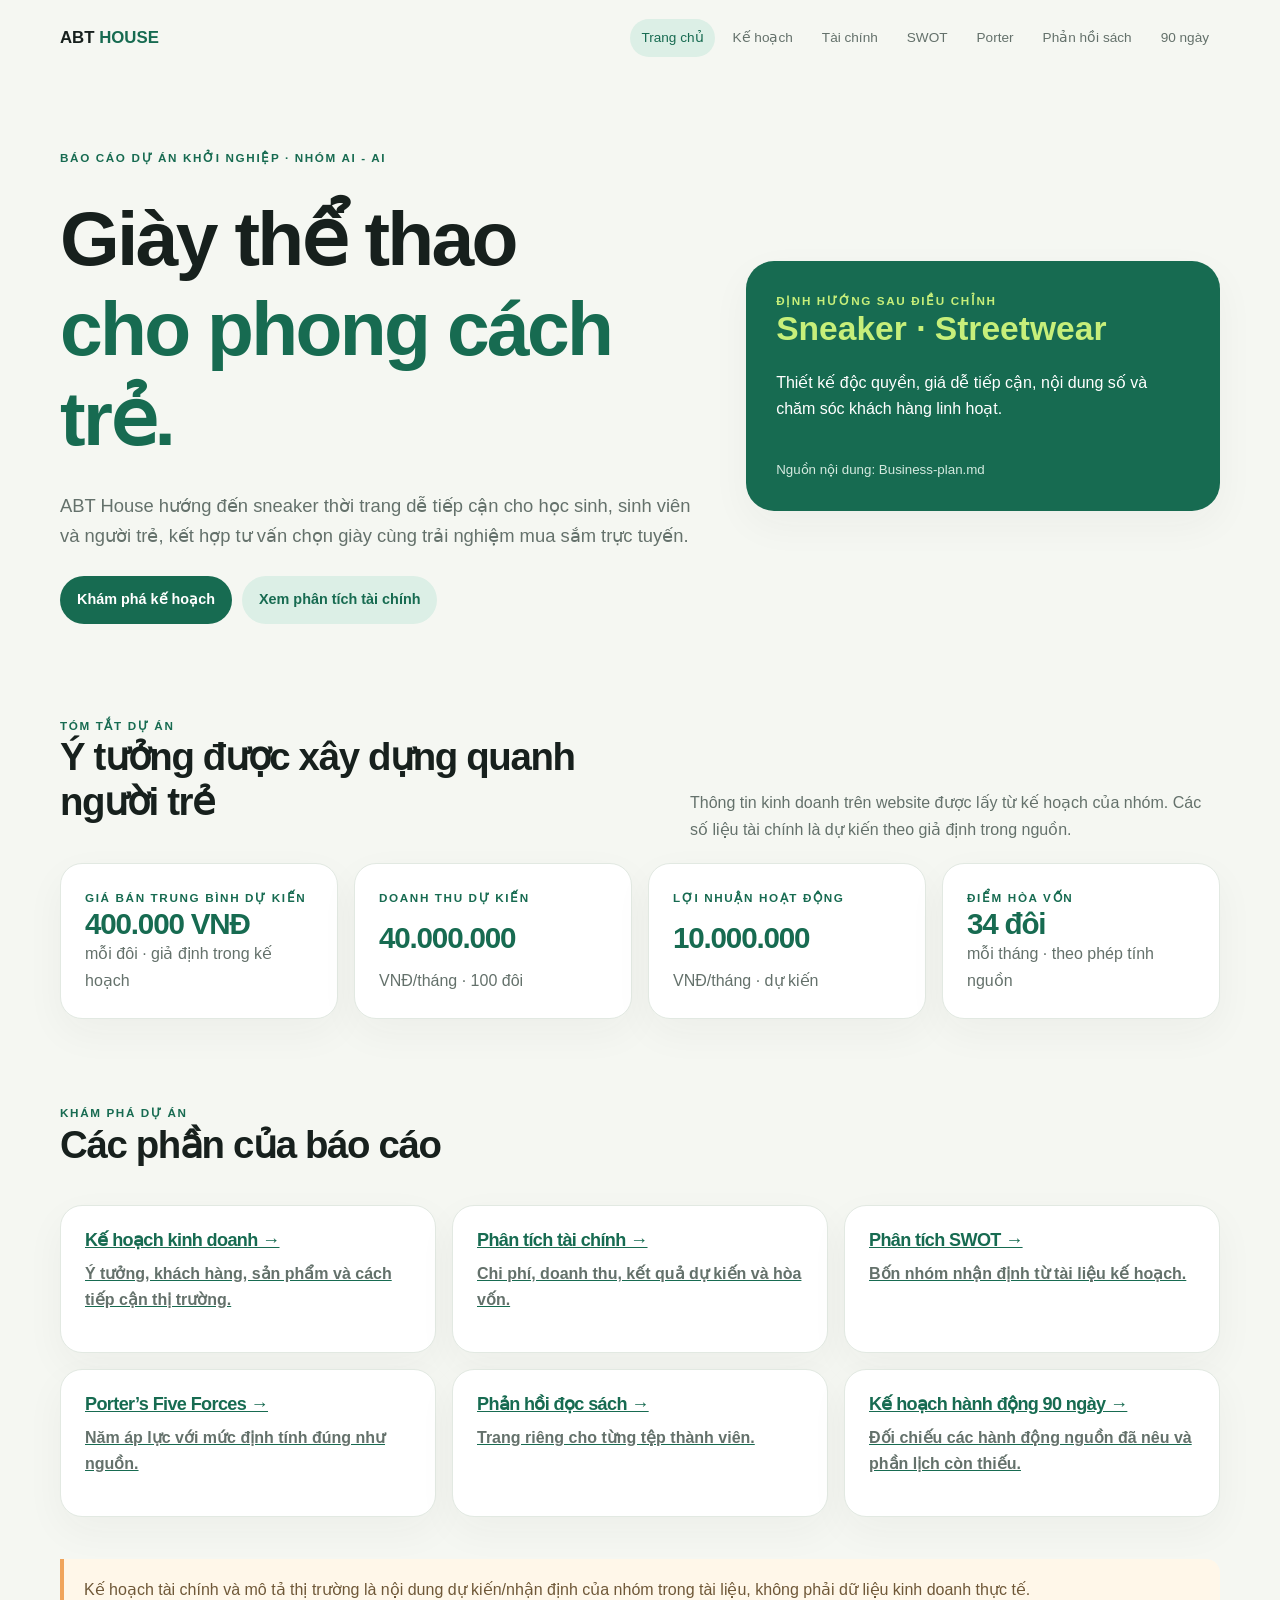
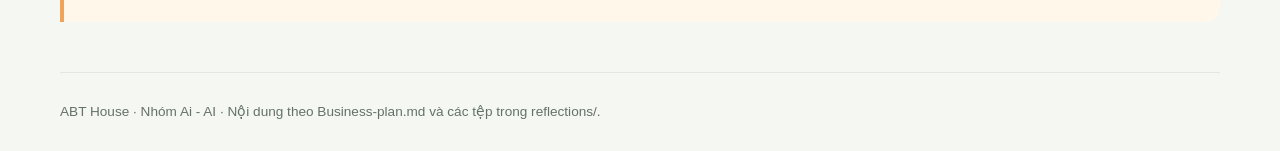
<file: index.html>
<!doctype html><html lang="vi"><head><meta charset="UTF-8"><meta name="viewport" content="width=device-width,initial-scale=1"><title>ABT House — Dự án khởi nghiệp</title><link rel="stylesheet" href="style.css"></head><body><div class="wrap"><nav class="nav"><a class="brand" href="index.html">ABT <b>HOUSE</b></a><div class="navlinks"><a class="active" href="index.html">Trang chủ</a><a href="business-plan.html">Kế hoạch</a><a href="financial-analysis.html">Tài chính</a><a href="swot.html">SWOT</a><a href="five-forces.html">Porter</a><a href="reflections.html">Phản hồi sách</a><a href="action-plan.html">90 ngày</a></div></nav><main><header class="hero"><div><div class="eyebrow">Báo cáo dự án khởi nghiệp · Nhóm Ai - AI</div><h1>Giày thể thao<br><span style="color:var(--green)">cho phong cách trẻ.</span></h1><p class="lede">ABT House hướng đến sneaker thời trang dễ tiếp cận cho học sinh, sinh viên và người trẻ, kết hợp tư vấn chọn giày cùng trải nghiệm mua sắm trực tuyến.</p><div class="actions"><a class="button" href="business-plan.html">Khám phá kế hoạch</a><a class="button alt" href="financial-analysis.html">Xem phân tích tài chính</a></div></div><div class="hero-panel"><div><div class="eyebrow" style="color:var(--lime)">Định hướng sau điều chỉnh</div><div class="big">Sneaker · Streetwear</div></div><p>Thiết kế độc quyền, giá dễ tiếp cận, nội dung số và chăm sóc khách hàng linh hoạt.</p><small>Nguồn nội dung: Business-plan.md</small></div></header><section><div class="section-head"><div><div class="eyebrow">Tóm tắt dự án</div><h2>Ý tưởng được xây dựng quanh người trẻ</h2></div><p>Thông tin kinh doanh trên website được lấy từ kế hoạch của nhóm. Các số liệu tài chính là dự kiến theo giả định trong nguồn.</p></div><div class="grid four"><article class="card kpi"><span class="eyebrow">Giá bán trung bình dự kiến</span><div class="value">400.000 VNĐ</div><span class="muted">mỗi đôi · giả định trong kế hoạch</span></article><article class="card kpi"><span class="eyebrow">Doanh thu dự kiến</span><div class="value">40.000.000</div><span class="muted">VNĐ/tháng · 100 đôi</span></article><article class="card kpi"><span class="eyebrow">Lợi nhuận hoạt động</span><div class="value">10.000.000</div><span class="muted">VNĐ/tháng · dự kiến</span></article><article class="card kpi"><span class="eyebrow">Điểm hòa vốn</span><div class="value">34 đôi</div><span class="muted">mỗi tháng · theo phép tính nguồn</span></article></div></section><section><div class="section-head"><div><div class="eyebrow">Khám phá dự án</div><h2>Các phần của báo cáo</h2></div></div><div class="grid"><a class="card textlink" href="business-plan.html"><h3>Kế hoạch kinh doanh →</h3><p>Ý tưởng, khách hàng, sản phẩm và cách tiếp cận thị trường.</p></a><a class="card textlink" href="financial-analysis.html"><h3>Phân tích tài chính →</h3><p>Chi phí, doanh thu, kết quả dự kiến và hòa vốn.</p></a><a class="card textlink" href="swot.html"><h3>Phân tích SWOT →</h3><p>Bốn nhóm nhận định từ tài liệu kế hoạch.</p></a><a class="card textlink" href="five-forces.html"><h3>Porter’s Five Forces →</h3><p>Năm áp lực với mức định tính đúng như nguồn.</p></a><a class="card textlink" href="reflections.html"><h3>Phản hồi đọc sách →</h3><p>Trang riêng cho từng tệp thành viên.</p></a><a class="card textlink" href="action-plan.html"><h3>Kế hoạch hành động 90 ngày →</h3><p>Đối chiếu các hành động nguồn đã nêu và phần lịch còn thiếu.</p></a></div></section><div class="notice">Kế hoạch tài chính và mô tả thị trường là nội dung dự kiến/nhận định của nhóm trong tài liệu, không phải dữ liệu kinh doanh thực tế.</div></main><footer class="footer">ABT House · Nhóm Ai - AI · Nội dung theo Business-plan.md và các tệp trong reflections/.</footer></div></body></html>
</file>
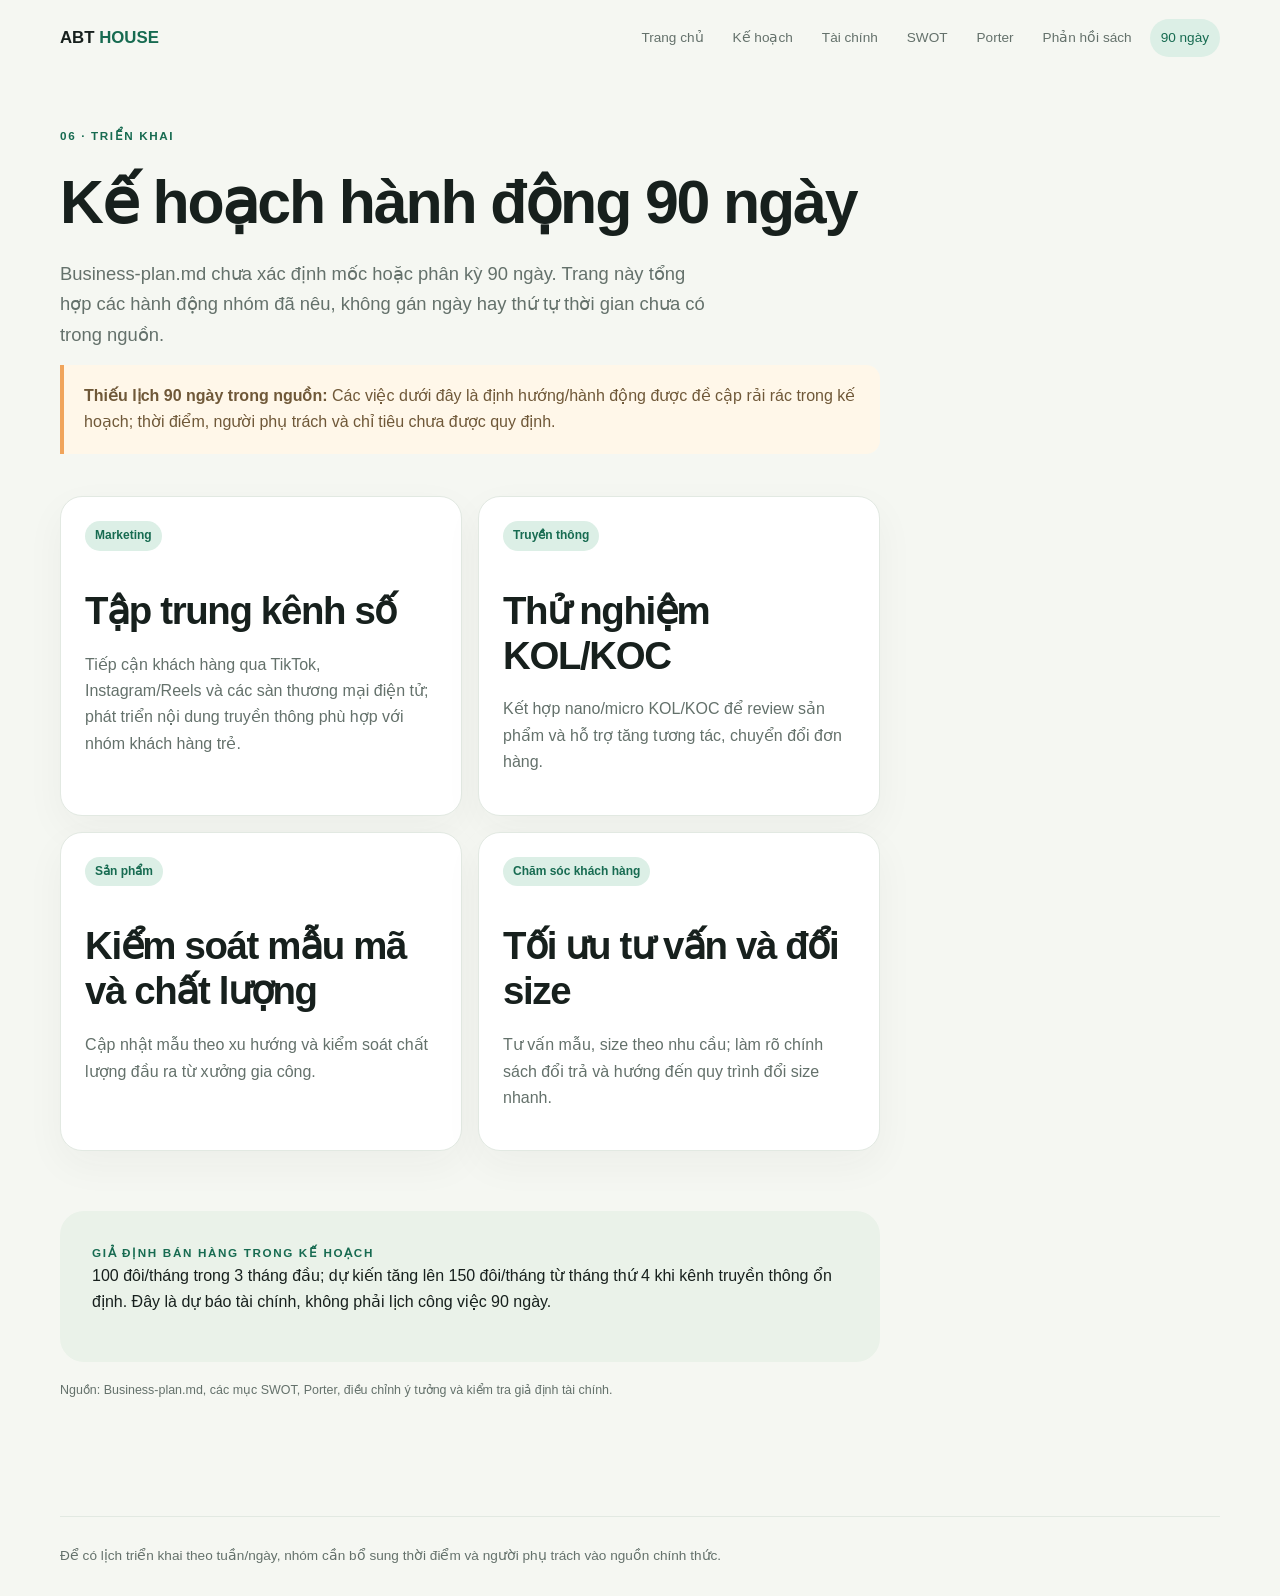
<file: action-plan.html>
<!doctype html><html lang="vi"><head><meta charset="UTF-8"><meta name="viewport" content="width=device-width,initial-scale=1"><title>Kế hoạch hành động 90 ngày — ABT House</title><link rel="stylesheet" href="style.css"></head><body><div class="wrap"><nav class="nav"><a class="brand" href="index.html">ABT <b>HOUSE</b></a><div class="navlinks"><a href="index.html">Trang chủ</a><a href="business-plan.html">Kế hoạch</a><a href="financial-analysis.html">Tài chính</a><a href="swot.html">SWOT</a><a href="five-forces.html">Porter</a><a href="reflections.html">Phản hồi sách</a><a class="active" href="action-plan.html">90 ngày</a></div></nav><main class="content"><div class="eyebrow">06 · Triển khai</div><h1>Kế hoạch hành động 90 ngày</h1><p class="lede">Business-plan.md chưa xác định mốc hoặc phân kỳ 90 ngày. Trang này tổng hợp các hành động nhóm đã nêu, không gán ngày hay thứ tự thời gian chưa có trong nguồn.</p><div class="notice"><strong>Thiếu lịch 90 ngày trong nguồn:</strong> Các việc dưới đây là định hướng/hành động được đề cập rải rác trong kế hoạch; thời điểm, người phụ trách và chỉ tiêu chưa được quy định.</div><section><div class="grid two"><article class="card"><span class="tag">Marketing</span><h2>Tập trung kênh số</h2><p>Tiếp cận khách hàng qua TikTok, Instagram/Reels và các sàn thương mại điện tử; phát triển nội dung truyền thông phù hợp với nhóm khách hàng trẻ.</p></article><article class="card"><span class="tag">Truyền thông</span><h2>Thử nghiệm KOL/KOC</h2><p>Kết hợp nano/micro KOL/KOC để review sản phẩm và hỗ trợ tăng tương tác, chuyển đổi đơn hàng.</p></article><article class="card"><span class="tag">Sản phẩm</span><h2>Kiểm soát mẫu mã và chất lượng</h2><p>Cập nhật mẫu theo xu hướng và kiểm soát chất lượng đầu ra từ xưởng gia công.</p></article><article class="card"><span class="tag">Chăm sóc khách hàng</span><h2>Tối ưu tư vấn và đổi size</h2><p>Tư vấn mẫu, size theo nhu cầu; làm rõ chính sách đổi trả và hướng đến quy trình đổi size nhanh.</p></article></div></section><div class="strip"><div class="eyebrow">Giả định bán hàng trong kế hoạch</div><p>100 đôi/tháng trong 3 tháng đầu; dự kiến tăng lên 150 đôi/tháng từ tháng thứ 4 khi kênh truyền thông ổn định. Đây là dự báo tài chính, không phải lịch công việc 90 ngày.</p></div><p class="source">Nguồn: Business-plan.md, các mục SWOT, Porter, điều chỉnh ý tưởng và kiểm tra giả định tài chính.</p></main><footer class="footer">Để có lịch triển khai theo tuần/ngày, nhóm cần bổ sung thời điểm và người phụ trách vào nguồn chính thức.</footer></div></body></html>
</file>
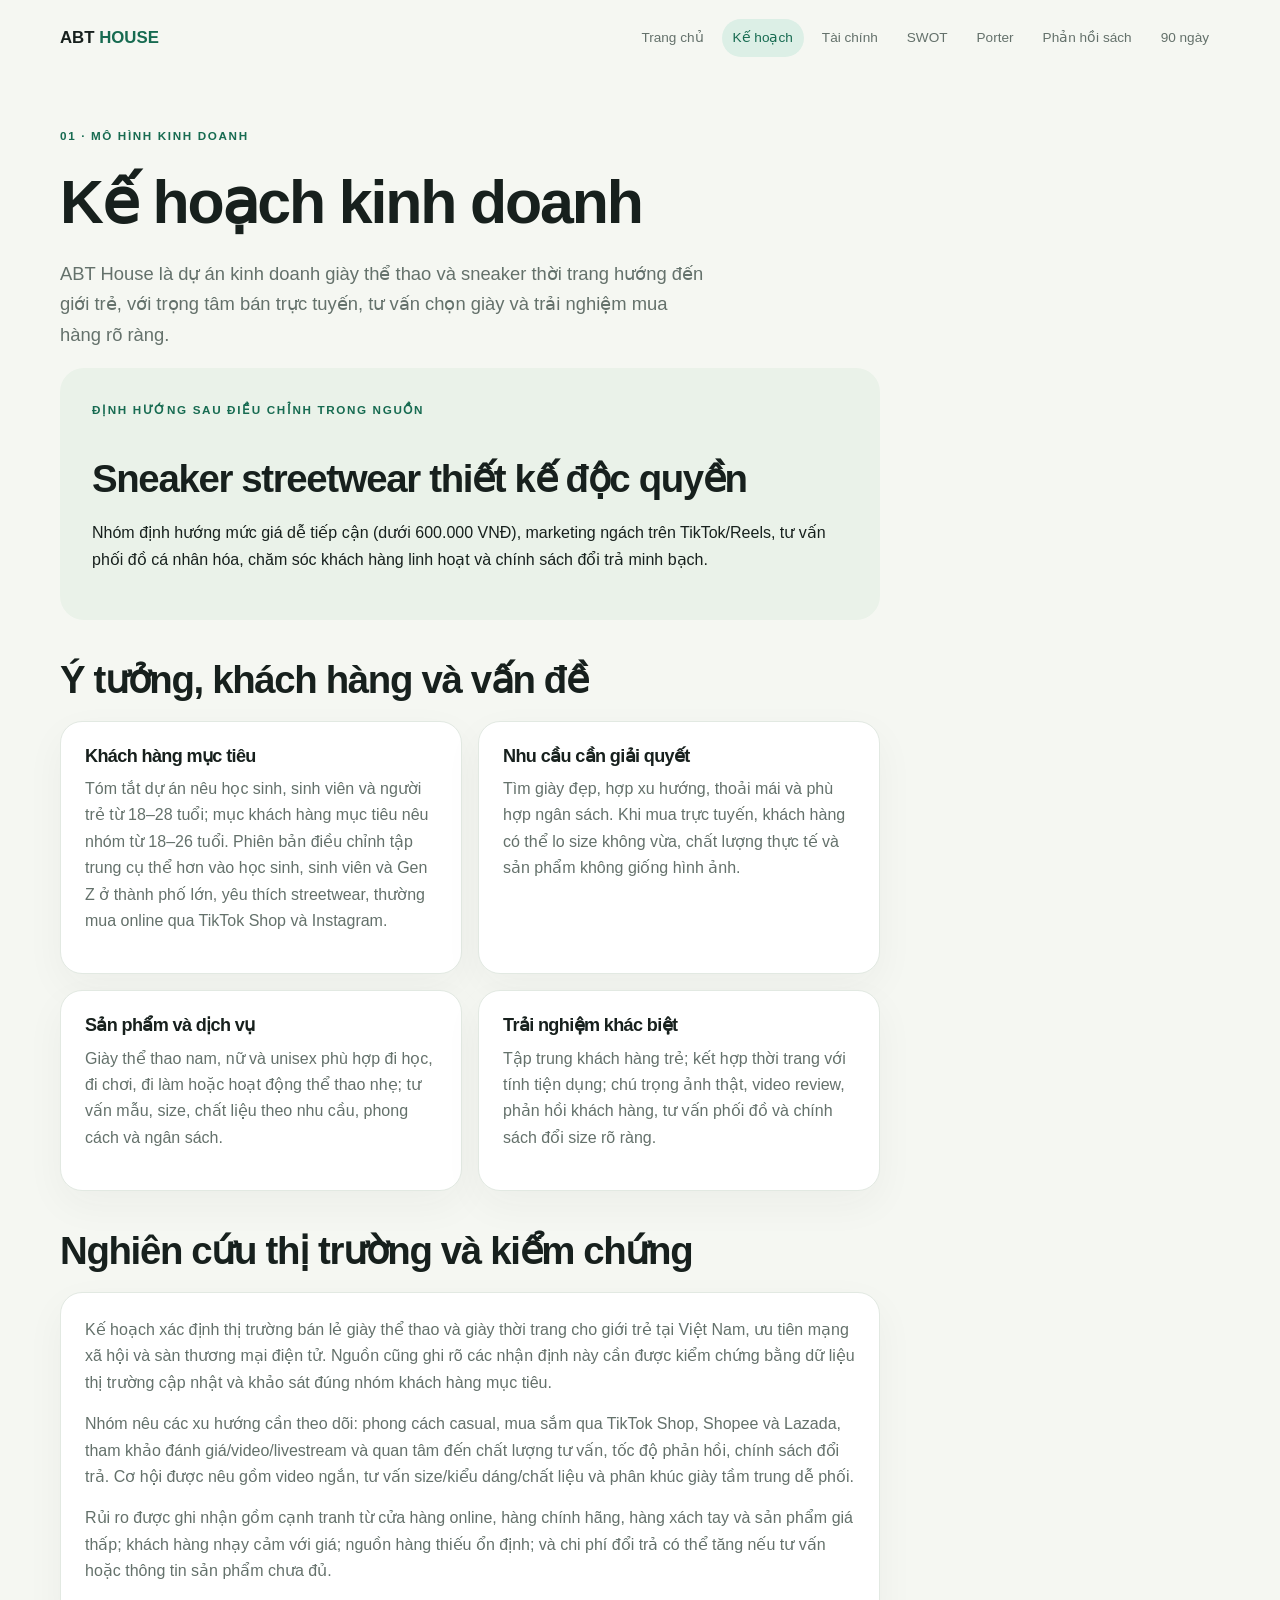
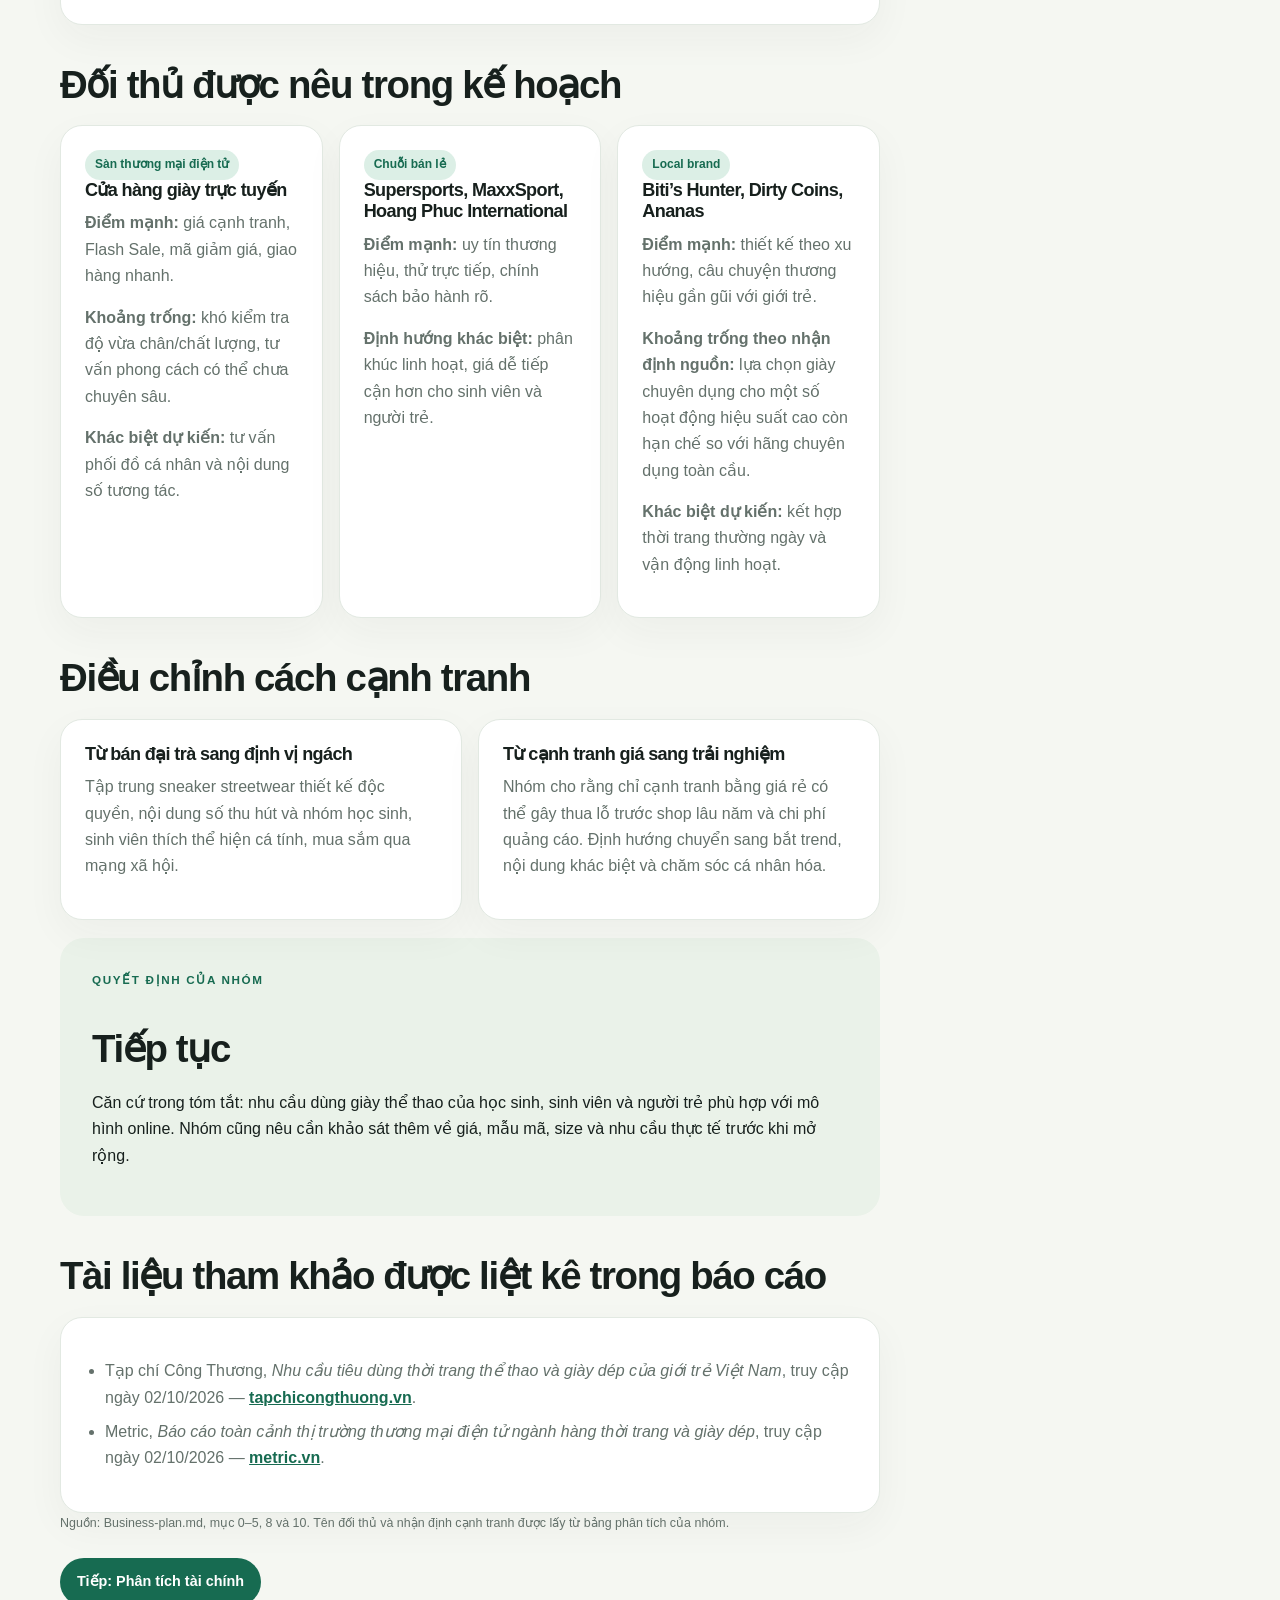
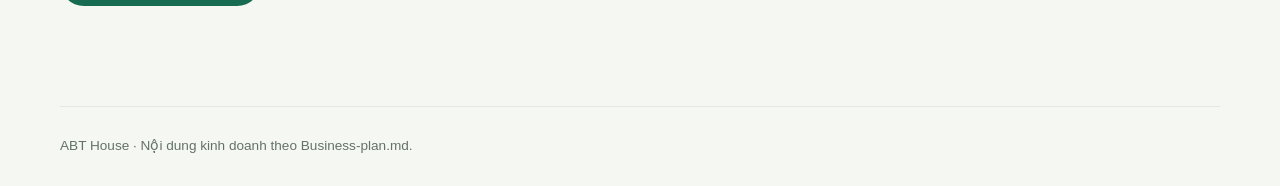
<file: business-plan.html>
<!doctype html><html lang="vi"><head><meta charset="UTF-8"><meta name="viewport" content="width=device-width,initial-scale=1"><title>Kế hoạch kinh doanh — ABT House</title><link rel="stylesheet" href="style.css"></head><body><div class="wrap"><nav class="nav"><a class="brand" href="index.html">ABT <b>HOUSE</b></a><div class="navlinks"><a href="index.html">Trang chủ</a><a class="active" href="business-plan.html">Kế hoạch</a><a href="financial-analysis.html">Tài chính</a><a href="swot.html">SWOT</a><a href="five-forces.html">Porter</a><a href="reflections.html">Phản hồi sách</a><a href="action-plan.html">90 ngày</a></div></nav><main class="content"><div class="eyebrow">01 · Mô hình kinh doanh</div><h1>Kế hoạch kinh doanh</h1><p class="lede">ABT House là dự án kinh doanh giày thể thao và sneaker thời trang hướng đến giới trẻ, với trọng tâm bán trực tuyến, tư vấn chọn giày và trải nghiệm mua hàng rõ ràng.</p><div class="strip"><div class="eyebrow">Định hướng sau điều chỉnh trong nguồn</div><h2>Sneaker streetwear thiết kế độc quyền</h2><p>Nhóm định hướng mức giá dễ tiếp cận (dưới 600.000 VNĐ), marketing ngách trên TikTok/Reels, tư vấn phối đồ cá nhân hóa, chăm sóc khách hàng linh hoạt và chính sách đổi trả minh bạch.</p></div><h2>Ý tưởng, khách hàng và vấn đề</h2><div class="grid two"><article class="card"><h3>Khách hàng mục tiêu</h3><p>Tóm tắt dự án nêu học sinh, sinh viên và người trẻ từ 18–28 tuổi; mục khách hàng mục tiêu nêu nhóm từ 18–26 tuổi. Phiên bản điều chỉnh tập trung cụ thể hơn vào học sinh, sinh viên và Gen Z ở thành phố lớn, yêu thích streetwear, thường mua online qua TikTok Shop và Instagram.</p></article><article class="card"><h3>Nhu cầu cần giải quyết</h3><p>Tìm giày đẹp, hợp xu hướng, thoải mái và phù hợp ngân sách. Khi mua trực tuyến, khách hàng có thể lo size không vừa, chất lượng thực tế và sản phẩm không giống hình ảnh.</p></article><article class="card"><h3>Sản phẩm và dịch vụ</h3><p>Giày thể thao nam, nữ và unisex phù hợp đi học, đi chơi, đi làm hoặc hoạt động thể thao nhẹ; tư vấn mẫu, size, chất liệu theo nhu cầu, phong cách và ngân sách.</p></article><article class="card"><h3>Trải nghiệm khác biệt</h3><p>Tập trung khách hàng trẻ; kết hợp thời trang với tính tiện dụng; chú trọng ảnh thật, video review, phản hồi khách hàng, tư vấn phối đồ và chính sách đổi size rõ ràng.</p></article></div><h2>Nghiên cứu thị trường và kiểm chứng</h2><div class="card"><p>Kế hoạch xác định thị trường bán lẻ giày thể thao và giày thời trang cho giới trẻ tại Việt Nam, ưu tiên mạng xã hội và sàn thương mại điện tử. Nguồn cũng ghi rõ các nhận định này cần được kiểm chứng bằng dữ liệu thị trường cập nhật và khảo sát đúng nhóm khách hàng mục tiêu.</p><p>Nhóm nêu các xu hướng cần theo dõi: phong cách casual, mua sắm qua TikTok Shop, Shopee và Lazada, tham khảo đánh giá/video/livestream và quan tâm đến chất lượng tư vấn, tốc độ phản hồi, chính sách đổi trả. Cơ hội được nêu gồm video ngắn, tư vấn size/kiểu dáng/chất liệu và phân khúc giày tầm trung dễ phối.</p><p>Rủi ro được ghi nhận gồm cạnh tranh từ cửa hàng online, hàng chính hãng, hàng xách tay và sản phẩm giá thấp; khách hàng nhạy cảm với giá; nguồn hàng thiếu ổn định; và chi phí đổi trả có thể tăng nếu tư vấn hoặc thông tin sản phẩm chưa đủ.</p></div><h2>Đối thủ được nêu trong kế hoạch</h2><div class="grid three"><article class="card"><span class="tag">Sàn thương mại điện tử</span><h3>Cửa hàng giày trực tuyến</h3><p><strong>Điểm mạnh:</strong> giá cạnh tranh, Flash Sale, mã giảm giá, giao hàng nhanh.</p><p><strong>Khoảng trống:</strong> khó kiểm tra độ vừa chân/chất lượng, tư vấn phong cách có thể chưa chuyên sâu.</p><p><strong>Khác biệt dự kiến:</strong> tư vấn phối đồ cá nhân và nội dung số tương tác.</p></article><article class="card"><span class="tag">Chuỗi bán lẻ</span><h3>Supersports, MaxxSport, Hoang Phuc International</h3><p><strong>Điểm mạnh:</strong> uy tín thương hiệu, thử trực tiếp, chính sách bảo hành rõ.</p><p><strong>Định hướng khác biệt:</strong> phân khúc linh hoạt, giá dễ tiếp cận hơn cho sinh viên và người trẻ.</p></article><article class="card"><span class="tag">Local brand</span><h3>Biti’s Hunter, Dirty Coins, Ananas</h3><p><strong>Điểm mạnh:</strong> thiết kế theo xu hướng, câu chuyện thương hiệu gần gũi với giới trẻ.</p><p><strong>Khoảng trống theo nhận định nguồn:</strong> lựa chọn giày chuyên dụng cho một số hoạt động hiệu suất cao còn hạn chế so với hãng chuyên dụng toàn cầu.</p><p><strong>Khác biệt dự kiến:</strong> kết hợp thời trang thường ngày và vận động linh hoạt.</p></article></div><h2>Điều chỉnh cách cạnh tranh</h2><div class="grid two"><article class="card"><h3>Từ bán đại trà sang định vị ngách</h3><p>Tập trung sneaker streetwear thiết kế độc quyền, nội dung số thu hút và nhóm học sinh, sinh viên thích thể hiện cá tính, mua sắm qua mạng xã hội.</p></article><article class="card"><h3>Từ cạnh tranh giá sang trải nghiệm</h3><p>Nhóm cho rằng chỉ cạnh tranh bằng giá rẻ có thể gây thua lỗ trước shop lâu năm và chi phí quảng cáo. Định hướng chuyển sang bắt trend, nội dung khác biệt và chăm sóc cá nhân hóa.</p></article></div><div class="strip"><div class="eyebrow">Quyết định của nhóm</div><h2>Tiếp tục</h2><p>Căn cứ trong tóm tắt: nhu cầu dùng giày thể thao của học sinh, sinh viên và người trẻ phù hợp với mô hình online. Nhóm cũng nêu cần khảo sát thêm về giá, mẫu mã, size và nhu cầu thực tế trước khi mở rộng.</p></div><h2>Tài liệu tham khảo được liệt kê trong báo cáo</h2><div class="card"><ul class="list"><li>Tạp chí Công Thương, <em>Nhu cầu tiêu dùng thời trang thể thao và giày dép của giới trẻ Việt Nam</em>, truy cập ngày 02/10/2026 — <a class="textlink" href="https://tapchicongthuong.vn">tapchicongthuong.vn</a>.</li><li>Metric, <em>Báo cáo toàn cảnh thị trường thương mại điện tử ngành hàng thời trang và giày dép</em>, truy cập ngày 02/10/2026 — <a class="textlink" href="https://metric.vn">metric.vn</a>.</li></ul></div><p class="source">Nguồn: Business-plan.md, mục 0–5, 8 và 10. Tên đối thủ và nhận định cạnh tranh được lấy từ bảng phân tích của nhóm.</p><div class="actions"><a class="button" href="financial-analysis.html">Tiếp: Phân tích tài chính</a></div></main><footer class="footer">ABT House · Nội dung kinh doanh theo Business-plan.md.</footer></div></body></html>
</file>
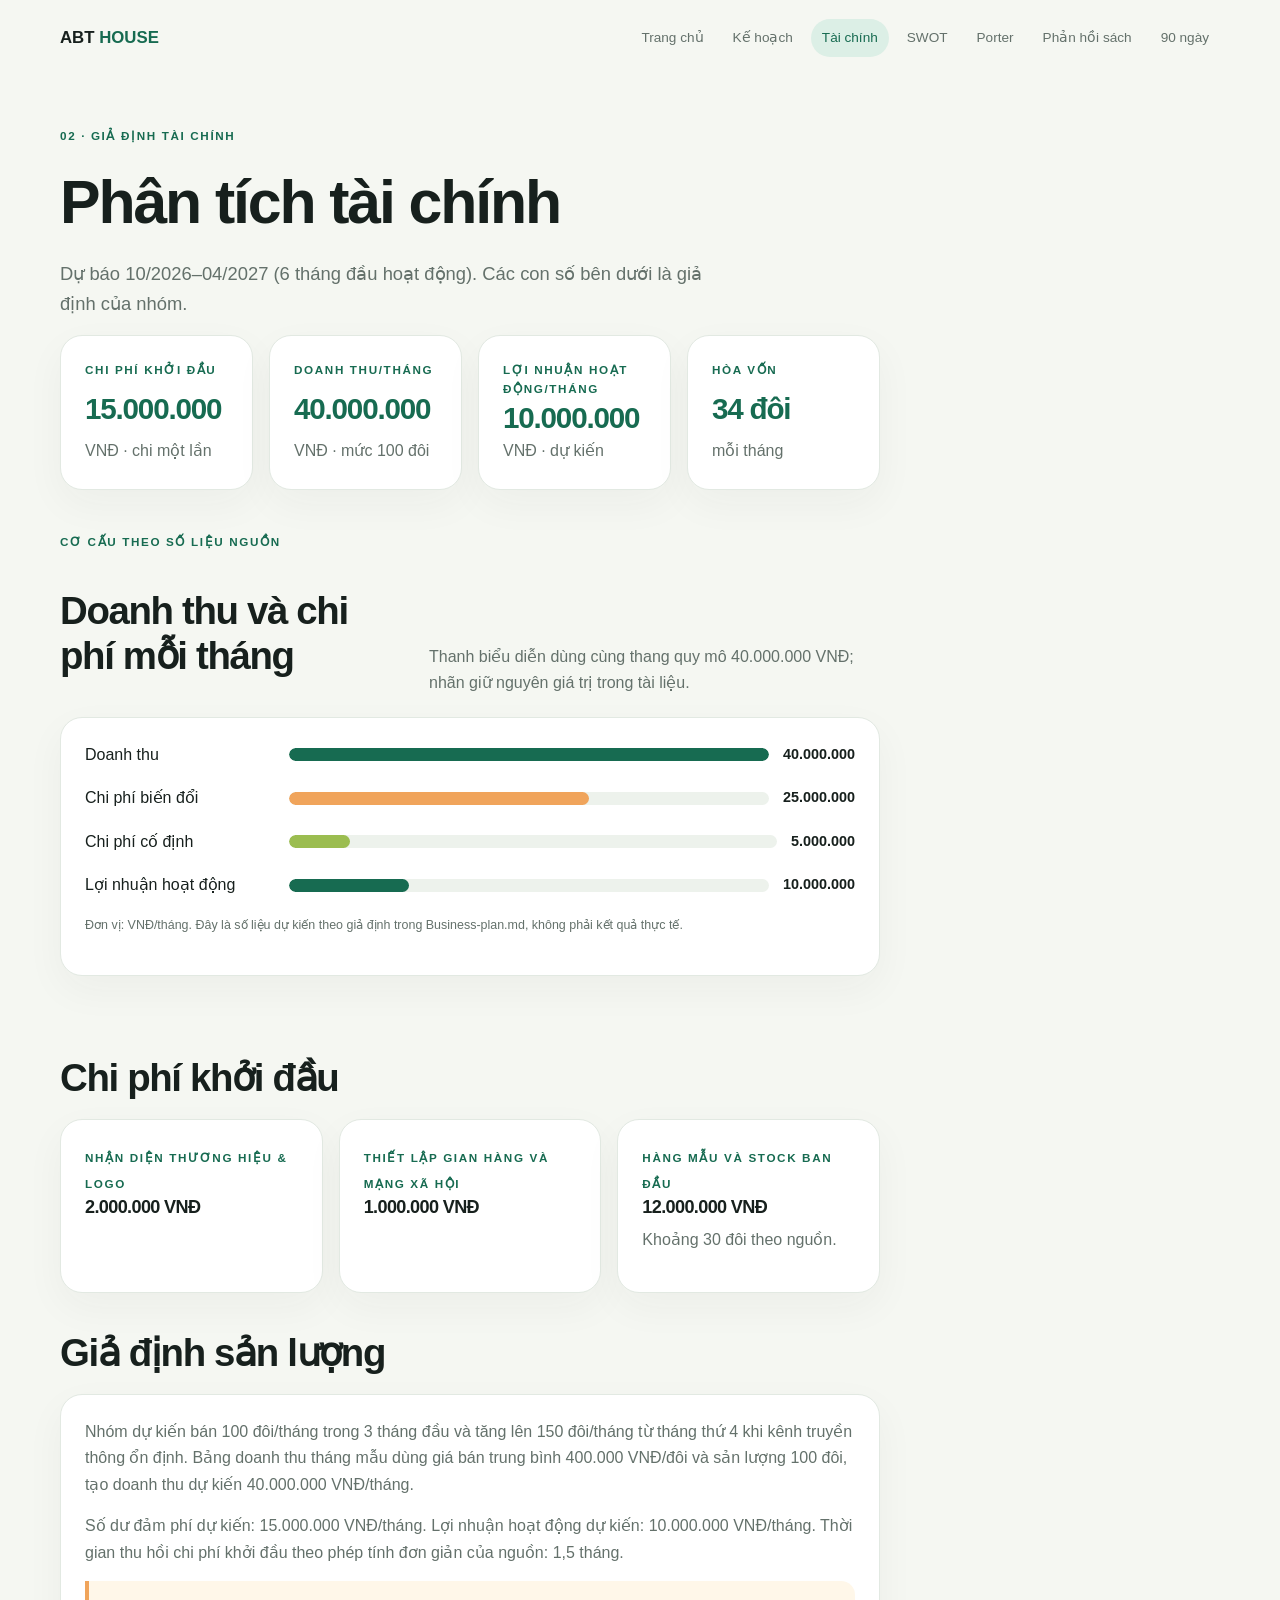
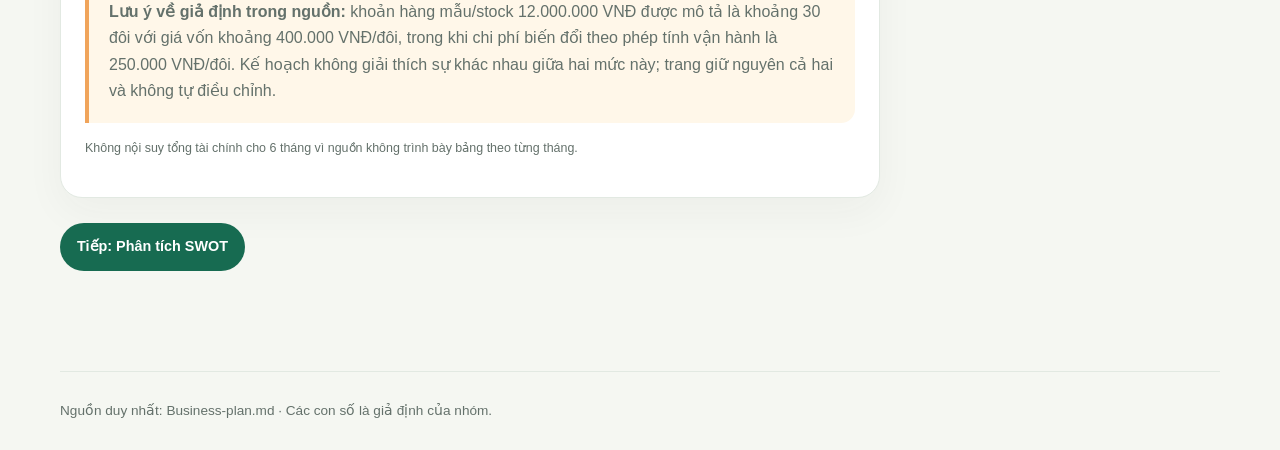
<file: financial-analysis.html>
<!doctype html><html lang="vi"><head><meta charset="UTF-8"><meta name="viewport" content="width=device-width,initial-scale=1"><title>Phân tích tài chính — ABT House</title><link rel="stylesheet" href="style.css"></head><body><div class="wrap"><nav class="nav"><a class="brand" href="index.html">ABT <b>HOUSE</b></a><div class="navlinks"><a href="index.html">Trang chủ</a><a href="business-plan.html">Kế hoạch</a><a class="active" href="financial-analysis.html">Tài chính</a><a href="swot.html">SWOT</a><a href="five-forces.html">Porter</a><a href="reflections.html">Phản hồi sách</a><a href="action-plan.html">90 ngày</a></div></nav><main class="content"><div class="eyebrow">02 · Giả định tài chính</div><h1>Phân tích tài chính</h1><p class="lede">Dự báo 10/2026–04/2027 (6 tháng đầu hoạt động). Các con số bên dưới là giả định của nhóm.</p><div class="grid four"><article class="card kpi"><span class="eyebrow">Chi phí khởi đầu</span><div class="value">15.000.000</div><span class="muted">VNĐ · chi một lần</span></article><article class="card kpi"><span class="eyebrow">Doanh thu/tháng</span><div class="value">40.000.000</div><span class="muted">VNĐ · mức 100 đôi</span></article><article class="card kpi"><span class="eyebrow">Lợi nhuận hoạt động/tháng</span><div class="value">10.000.000</div><span class="muted">VNĐ · dự kiến</span></article><article class="card kpi"><span class="eyebrow">Hòa vốn</span><div class="value">34 đôi</div><span class="muted">mỗi tháng</span></article></div><section><div class="section-head"><div><div class="eyebrow">Cơ cấu theo số liệu nguồn</div><h2>Doanh thu và chi phí mỗi tháng</h2></div><p>Thanh biểu diễn dùng cùng thang quy mô 40.000.000 VNĐ; nhãn giữ nguyên giá trị trong tài liệu.</p></div><div class="card financial-bars"><div class="barrow"><span>Doanh thu</span><div class="bartrack"><div class="bar" style="width:100%"></div></div><span class="barvalue">40.000.000</span></div><div class="barrow"><span>Chi phí biến đổi</span><div class="bartrack"><div class="bar orange" style="width:62.5%"></div></div><span class="barvalue">25.000.000</span></div><div class="barrow"><span>Chi phí cố định</span><div class="bartrack"><div class="bar lime" style="width:12.5%"></div></div><span class="barvalue">5.000.000</span></div><div class="barrow"><span>Lợi nhuận hoạt động</span><div class="bartrack"><div class="bar" style="width:25%"></div></div><span class="barvalue">10.000.000</span></div><p class="source">Đơn vị: VNĐ/tháng. Đây là số liệu dự kiến theo giả định trong Business-plan.md, không phải kết quả thực tế.</p></div></section><h2>Chi phí khởi đầu</h2><div class="grid three"><article class="card"><span class="eyebrow">Nhận diện thương hiệu & logo</span><h3>2.000.000 VNĐ</h3></article><article class="card"><span class="eyebrow">Thiết lập gian hàng và mạng xã hội</span><h3>1.000.000 VNĐ</h3></article><article class="card"><span class="eyebrow">Hàng mẫu và stock ban đầu</span><h3>12.000.000 VNĐ</h3><p>Khoảng 30 đôi theo nguồn.</p></article></div><h2>Giả định sản lượng</h2><div class="card"><p>Nhóm dự kiến bán 100 đôi/tháng trong 3 tháng đầu và tăng lên 150 đôi/tháng từ tháng thứ 4 khi kênh truyền thông ổn định. Bảng doanh thu tháng mẫu dùng giá bán trung bình 400.000 VNĐ/đôi và sản lượng 100 đôi, tạo doanh thu dự kiến 40.000.000 VNĐ/tháng.</p><p>Số dư đảm phí dự kiến: 15.000.000 VNĐ/tháng. Lợi nhuận hoạt động dự kiến: 10.000.000 VNĐ/tháng. Thời gian thu hồi chi phí khởi đầu theo phép tính đơn giản của nguồn: 1,5 tháng.</p><p class="notice"><strong>Lưu ý về giả định trong nguồn:</strong> khoản hàng mẫu/stock 12.000.000 VNĐ được mô tả là khoảng 30 đôi với giá vốn khoảng 400.000 VNĐ/đôi, trong khi chi phí biến đổi theo phép tính vận hành là 250.000 VNĐ/đôi. Kế hoạch không giải thích sự khác nhau giữa hai mức này; trang giữ nguyên cả hai và không tự điều chỉnh.</p><p class="source">Không nội suy tổng tài chính cho 6 tháng vì nguồn không trình bày bảng theo từng tháng.</p></div><div class="actions"><a class="button" href="swot.html">Tiếp: Phân tích SWOT</a></div></main><footer class="footer">Nguồn duy nhất: Business-plan.md · Các con số là giả định của nhóm.</footer></div></body></html>
</file>
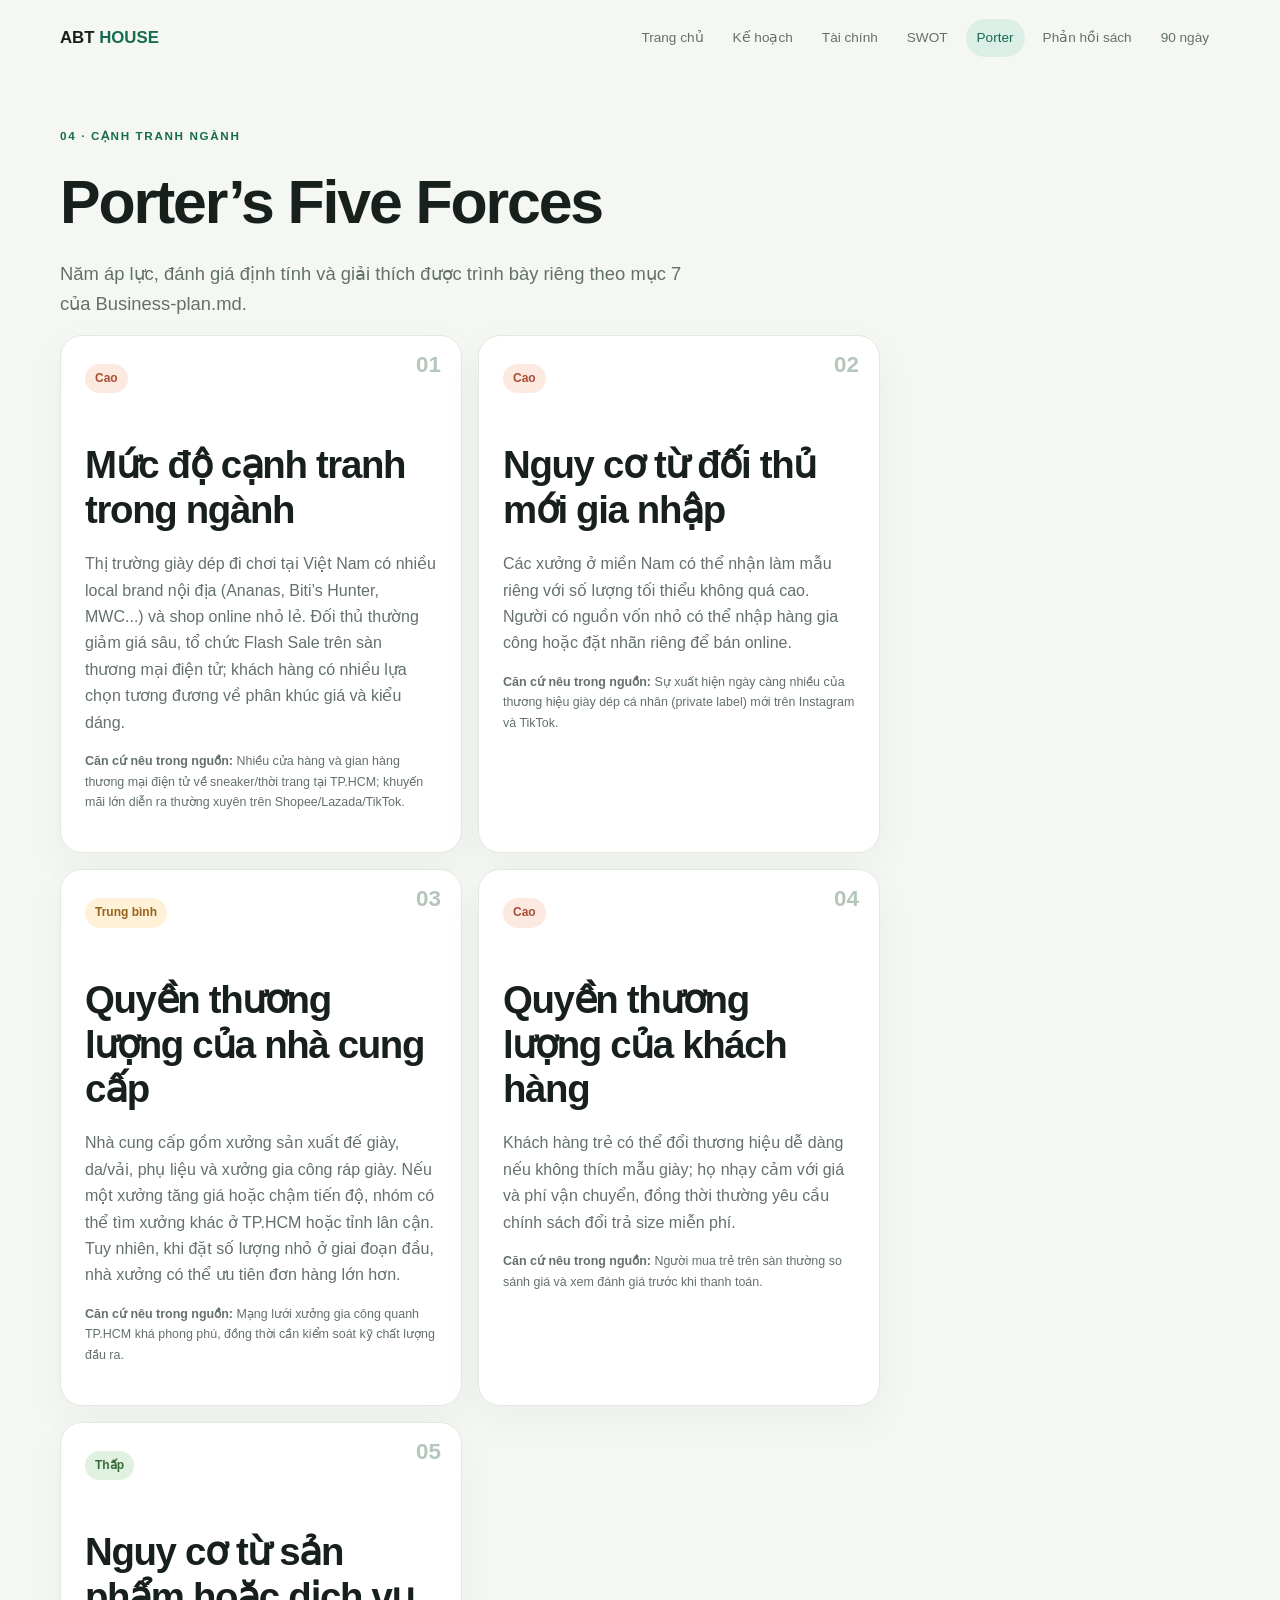
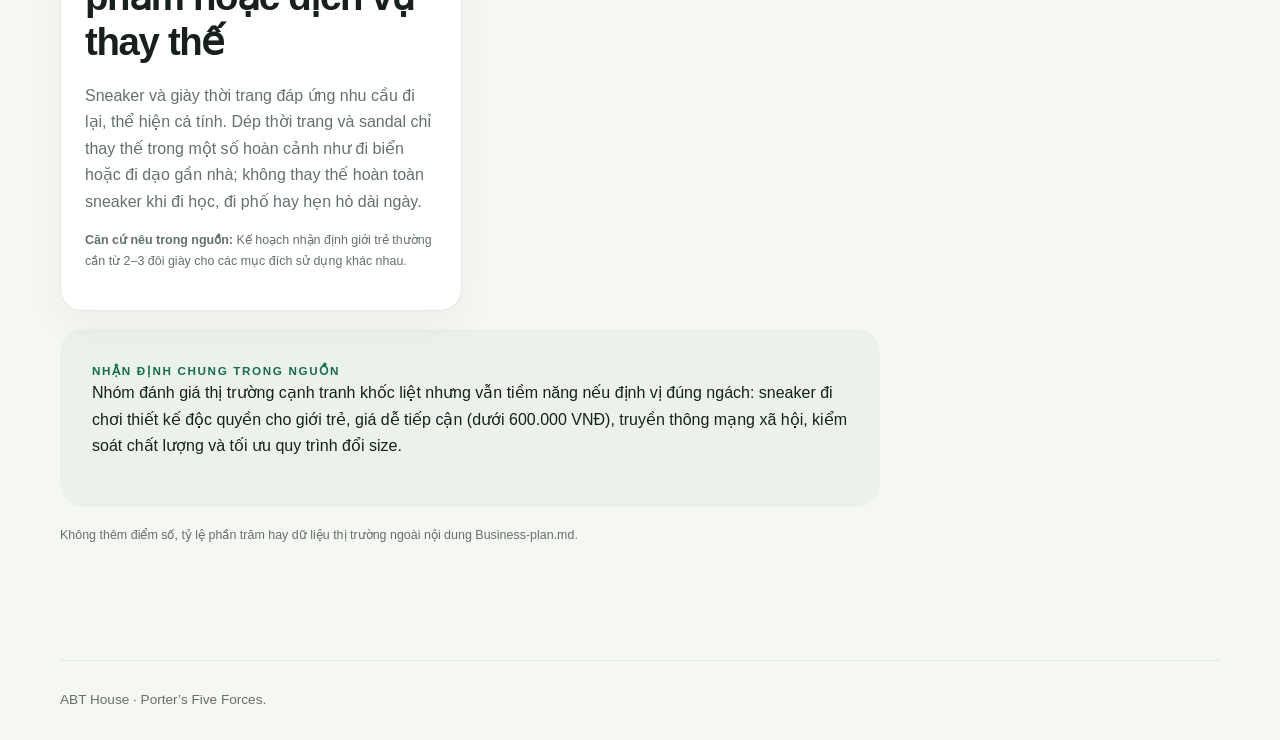
<file: five-forces.html>
<!doctype html><html lang="vi"><head><meta charset="UTF-8"><meta name="viewport" content="width=device-width,initial-scale=1"><title>Porter’s Five Forces — ABT House</title><link rel="stylesheet" href="style.css"></head><body><div class="wrap"><nav class="nav"><a class="brand" href="index.html">ABT <b>HOUSE</b></a><div class="navlinks"><a href="index.html">Trang chủ</a><a href="business-plan.html">Kế hoạch</a><a href="financial-analysis.html">Tài chính</a><a href="swot.html">SWOT</a><a class="active" href="five-forces.html">Porter</a><a href="reflections.html">Phản hồi sách</a><a href="action-plan.html">90 ngày</a></div></nav><main class="content"><div class="eyebrow">04 · Cạnh tranh ngành</div><h1>Porter’s Five Forces</h1><p class="lede">Năm áp lực, đánh giá định tính và giải thích được trình bày riêng theo mục 7 của Business-plan.md.</p><div class="grid two"><article class="card portercard"><span class="num">01</span><span class="tag high">Cao</span><h2>Mức độ cạnh tranh trong ngành</h2><p>Thị trường giày dép đi chơi tại Việt Nam có nhiều local brand nội địa (Ananas, Biti’s Hunter, MWC...) và shop online nhỏ lẻ. Đối thủ thường giảm giá sâu, tổ chức Flash Sale trên sàn thương mại điện tử; khách hàng có nhiều lựa chọn tương đương về phân khúc giá và kiểu dáng.</p><p class="source"><strong>Căn cứ nêu trong nguồn:</strong> Nhiều cửa hàng và gian hàng thương mại điện tử về sneaker/thời trang tại TP.HCM; khuyến mãi lớn diễn ra thường xuyên trên Shopee/Lazada/TikTok.</p></article><article class="card portercard"><span class="num">02</span><span class="tag high">Cao</span><h2>Nguy cơ từ đối thủ mới gia nhập</h2><p>Các xưởng ở miền Nam có thể nhận làm mẫu riêng với số lượng tối thiểu không quá cao. Người có nguồn vốn nhỏ có thể nhập hàng gia công hoặc đặt nhãn riêng để bán online.</p><p class="source"><strong>Căn cứ nêu trong nguồn:</strong> Sự xuất hiện ngày càng nhiều của thương hiệu giày dép cá nhân (private label) mới trên Instagram và TikTok.</p></article><article class="card portercard"><span class="num">03</span><span class="tag mid">Trung bình</span><h2>Quyền thương lượng của nhà cung cấp</h2><p>Nhà cung cấp gồm xưởng sản xuất đế giày, da/vải, phụ liệu và xưởng gia công ráp giày. Nếu một xưởng tăng giá hoặc chậm tiến độ, nhóm có thể tìm xưởng khác ở TP.HCM hoặc tỉnh lân cận. Tuy nhiên, khi đặt số lượng nhỏ ở giai đoạn đầu, nhà xưởng có thể ưu tiên đơn hàng lớn hơn.</p><p class="source"><strong>Căn cứ nêu trong nguồn:</strong> Mạng lưới xưởng gia công quanh TP.HCM khá phong phú, đồng thời cần kiểm soát kỹ chất lượng đầu ra.</p></article><article class="card portercard"><span class="num">04</span><span class="tag high">Cao</span><h2>Quyền thương lượng của khách hàng</h2><p>Khách hàng trẻ có thể đổi thương hiệu dễ dàng nếu không thích mẫu giày; họ nhạy cảm với giá và phí vận chuyển, đồng thời thường yêu cầu chính sách đổi trả size miễn phí.</p><p class="source"><strong>Căn cứ nêu trong nguồn:</strong> Người mua trẻ trên sàn thường so sánh giá và xem đánh giá trước khi thanh toán.</p></article><article class="card portercard"><span class="num">05</span><span class="tag low">Thấp</span><h2>Nguy cơ từ sản phẩm hoặc dịch vụ thay thế</h2><p>Sneaker và giày thời trang đáp ứng nhu cầu đi lại, thể hiện cá tính. Dép thời trang và sandal chỉ thay thế trong một số hoàn cảnh như đi biển hoặc đi dạo gần nhà; không thay thế hoàn toàn sneaker khi đi học, đi phố hay hẹn hò dài ngày.</p><p class="source"><strong>Căn cứ nêu trong nguồn:</strong> Kế hoạch nhận định giới trẻ thường cần từ 2–3 đôi giày cho các mục đích sử dụng khác nhau.</p></article></div><div class="strip"><div class="eyebrow">Nhận định chung trong nguồn</div><p>Nhóm đánh giá thị trường cạnh tranh khốc liệt nhưng vẫn tiềm năng nếu định vị đúng ngách: sneaker đi chơi thiết kế độc quyền cho giới trẻ, giá dễ tiếp cận (dưới 600.000 VNĐ), truyền thông mạng xã hội, kiểm soát chất lượng và tối ưu quy trình đổi size.</p></div><p class="source">Không thêm điểm số, tỷ lệ phần trăm hay dữ liệu thị trường ngoài nội dung Business-plan.md.</p></main><footer class="footer">ABT House · Porter’s Five Forces.</footer></div></body></html>
</file>
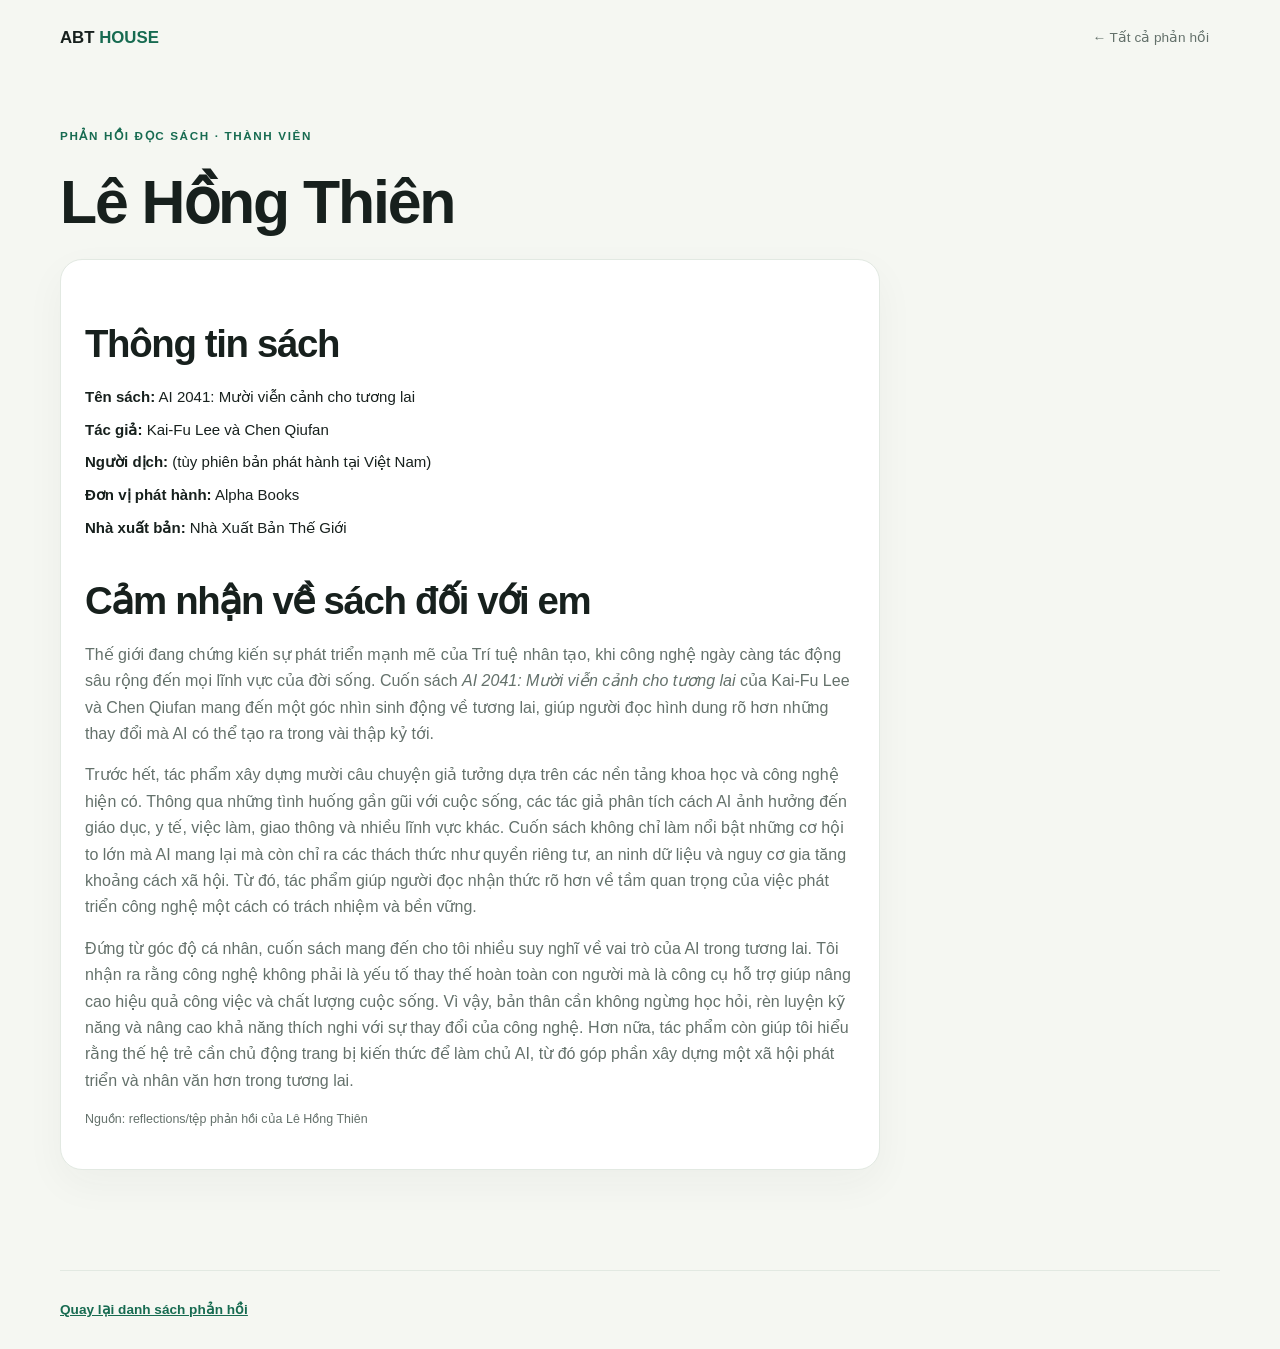
<file: reflection-le-hong-thien.html>
<!doctype html><html lang="vi"><head><meta charset="UTF-8"><meta name="viewport" content="width=device-width,initial-scale=1"><title>Phản hồi — Lê Hồng Thiên</title><link rel="stylesheet" href="style.css"></head><body><div class="wrap"><nav class="nav"><a class="brand" href="index.html">ABT <b>HOUSE</b></a><div class="navlinks"><a href="reflections.html">← Tất cả phản hồi</a></div></nav><main class="content"><div class="eyebrow">Phản hồi đọc sách · Thành viên</div><h1>Lê Hồng Thiên</h1><article class="card"><h2>Thông tin sách</h2><div class="bookmeta"><div><strong>Tên sách:</strong> AI 2041: Mười viễn cảnh cho tương lai</div><div><strong>Tác giả:</strong> Kai-Fu Lee và Chen Qiufan</div><div><strong>Người dịch:</strong> (tùy phiên bản phát hành tại Việt Nam)</div><div><strong>Đơn vị phát hành:</strong> Alpha Books</div><div><strong>Nhà xuất bản:</strong> Nhà Xuất Bản Thế Giới</div></div><h2>Cảm nhận về sách đối với em</h2><p>Thế giới đang chứng kiến sự phát triển mạnh mẽ của Trí tuệ nhân tạo, khi công nghệ ngày càng tác động sâu rộng đến mọi lĩnh vực của đời sống. Cuốn sách <em>AI 2041: Mười viễn cảnh cho tương lai</em> của Kai-Fu Lee và Chen Qiufan mang đến một góc nhìn sinh động về tương lai, giúp người đọc hình dung rõ hơn những thay đổi mà AI có thể tạo ra trong vài thập kỷ tới.</p><p>Trước hết, tác phẩm xây dựng mười câu chuyện giả tưởng dựa trên các nền tảng khoa học và công nghệ hiện có. Thông qua những tình huống gần gũi với cuộc sống, các tác giả phân tích cách AI ảnh hưởng đến giáo dục, y tế, việc làm, giao thông và nhiều lĩnh vực khác. Cuốn sách không chỉ làm nổi bật những cơ hội to lớn mà AI mang lại mà còn chỉ ra các thách thức như quyền riêng tư, an ninh dữ liệu và nguy cơ gia tăng khoảng cách xã hội. Từ đó, tác phẩm giúp người đọc nhận thức rõ hơn về tầm quan trọng của việc phát triển công nghệ một cách có trách nhiệm và bền vững.</p><p>Đứng từ góc độ cá nhân, cuốn sách mang đến cho tôi nhiều suy nghĩ về vai trò của AI trong tương lai. Tôi nhận ra rằng công nghệ không phải là yếu tố thay thế hoàn toàn con người mà là công cụ hỗ trợ giúp nâng cao hiệu quả công việc và chất lượng cuộc sống. Vì vậy, bản thân cần không ngừng học hỏi, rèn luyện kỹ năng và nâng cao khả năng thích nghi với sự thay đổi của công nghệ. Hơn nữa, tác phẩm còn giúp tôi hiểu rằng thế hệ trẻ cần chủ động trang bị kiến thức để làm chủ AI, từ đó góp phần xây dựng một xã hội phát triển và nhân văn hơn trong tương lai.</p><p class="source">Nguồn: reflections/tệp phản hồi của Lê Hồng Thiên</p></article></main><footer class="footer"><a class="textlink" href="reflections.html">Quay lại danh sách phản hồi</a></footer></div></body></html>
</file>
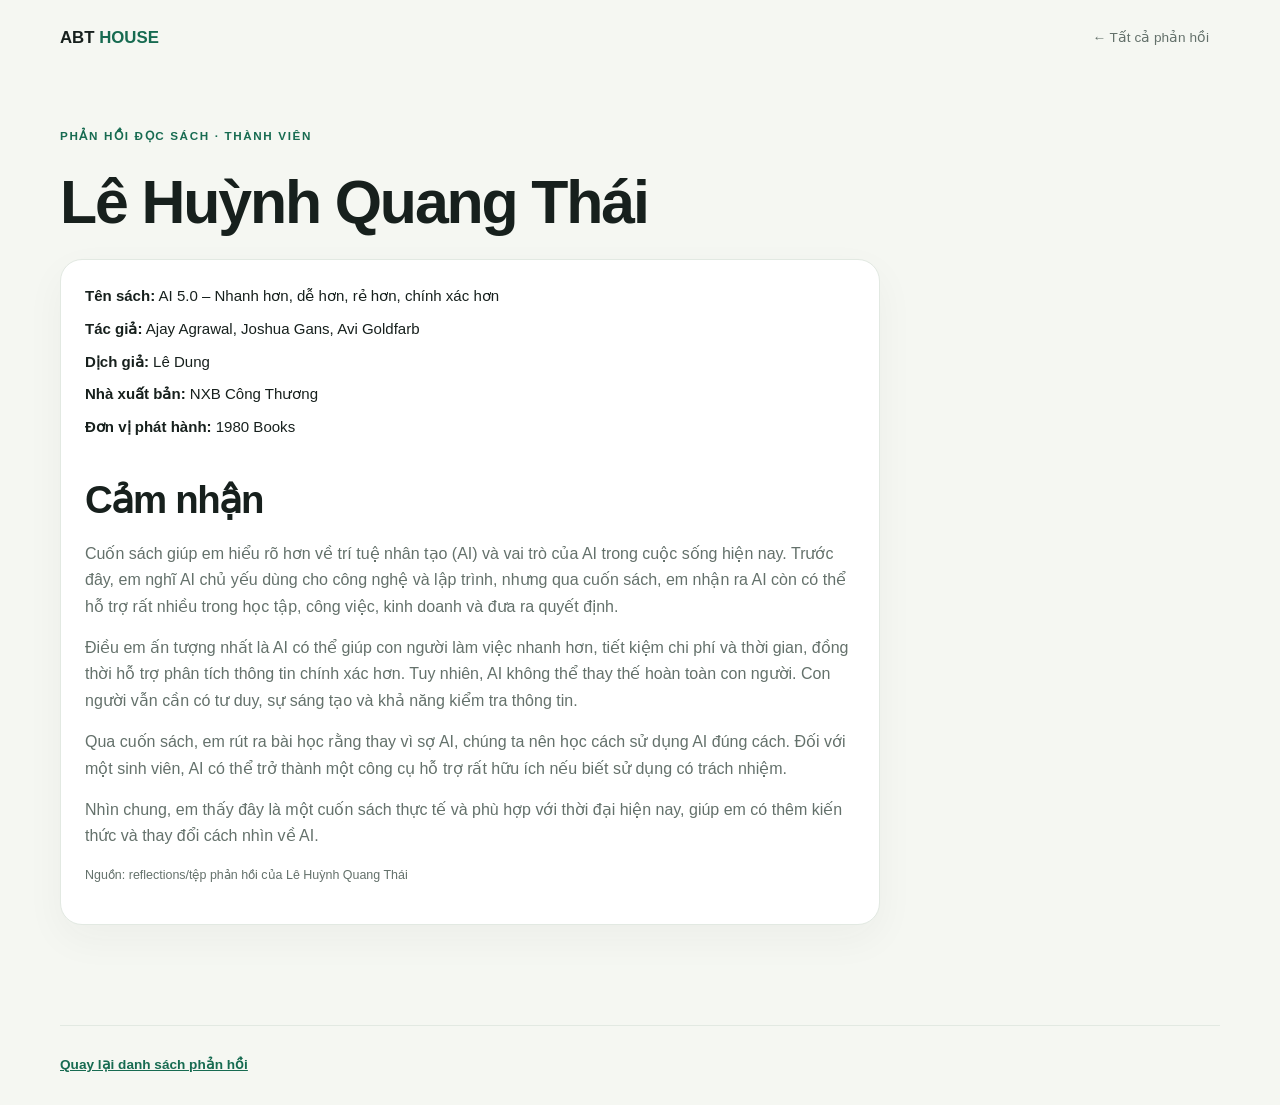
<file: reflection-le-huynh-quang-thai.html>
<!doctype html><html lang="vi"><head><meta charset="UTF-8"><meta name="viewport" content="width=device-width,initial-scale=1"><title>Phản hồi — Lê Huỳnh Quang Thái</title><link rel="stylesheet" href="style.css"></head><body><div class="wrap"><nav class="nav"><a class="brand" href="index.html">ABT <b>HOUSE</b></a><div class="navlinks"><a href="reflections.html">← Tất cả phản hồi</a></div></nav><main class="content"><div class="eyebrow">Phản hồi đọc sách · Thành viên</div><h1>Lê Huỳnh Quang Thái</h1><article class="card"><div class="bookmeta"><div><strong>Tên sách:</strong> AI 5.0 – Nhanh hơn, dễ hơn, rẻ hơn, chính xác hơn</div><div><strong>Tác giả:</strong> Ajay Agrawal, Joshua Gans, Avi Goldfarb</div><div><strong>Dịch giả:</strong> Lê Dung</div><div><strong>Nhà xuất bản:</strong> NXB Công Thương</div><div><strong>Đơn vị phát hành:</strong> 1980 Books</div></div><h2>Cảm nhận</h2><p>Cuốn sách giúp em hiểu rõ hơn về trí tuệ nhân tạo (AI) và vai trò của AI trong cuộc sống hiện nay. Trước đây, em nghĩ AI chủ yếu dùng cho công nghệ và lập trình, nhưng qua cuốn sách, em nhận ra AI còn có thể hỗ trợ rất nhiều trong học tập, công việc, kinh doanh và đưa ra quyết định.</p><p>Điều em ấn tượng nhất là AI có thể giúp con người làm việc nhanh hơn, tiết kiệm chi phí và thời gian, đồng thời hỗ trợ phân tích thông tin chính xác hơn. Tuy nhiên, AI không thể thay thế hoàn toàn con người. Con người vẫn cần có tư duy, sự sáng tạo và khả năng kiểm tra thông tin.</p><p>Qua cuốn sách, em rút ra bài học rằng thay vì sợ AI, chúng ta nên học cách sử dụng AI đúng cách. Đối với một sinh viên, AI có thể trở thành một công cụ hỗ trợ rất hữu ích nếu biết sử dụng có trách nhiệm.</p><p>Nhìn chung, em thấy đây là một cuốn sách thực tế và phù hợp với thời đại hiện nay, giúp em có thêm kiến thức và thay đổi cách nhìn về AI.</p><p class="source">Nguồn: reflections/tệp phản hồi của Lê Huỳnh Quang Thái</p></article></main><footer class="footer"><a class="textlink" href="reflections.html">Quay lại danh sách phản hồi</a></footer></div></body></html>
</file>
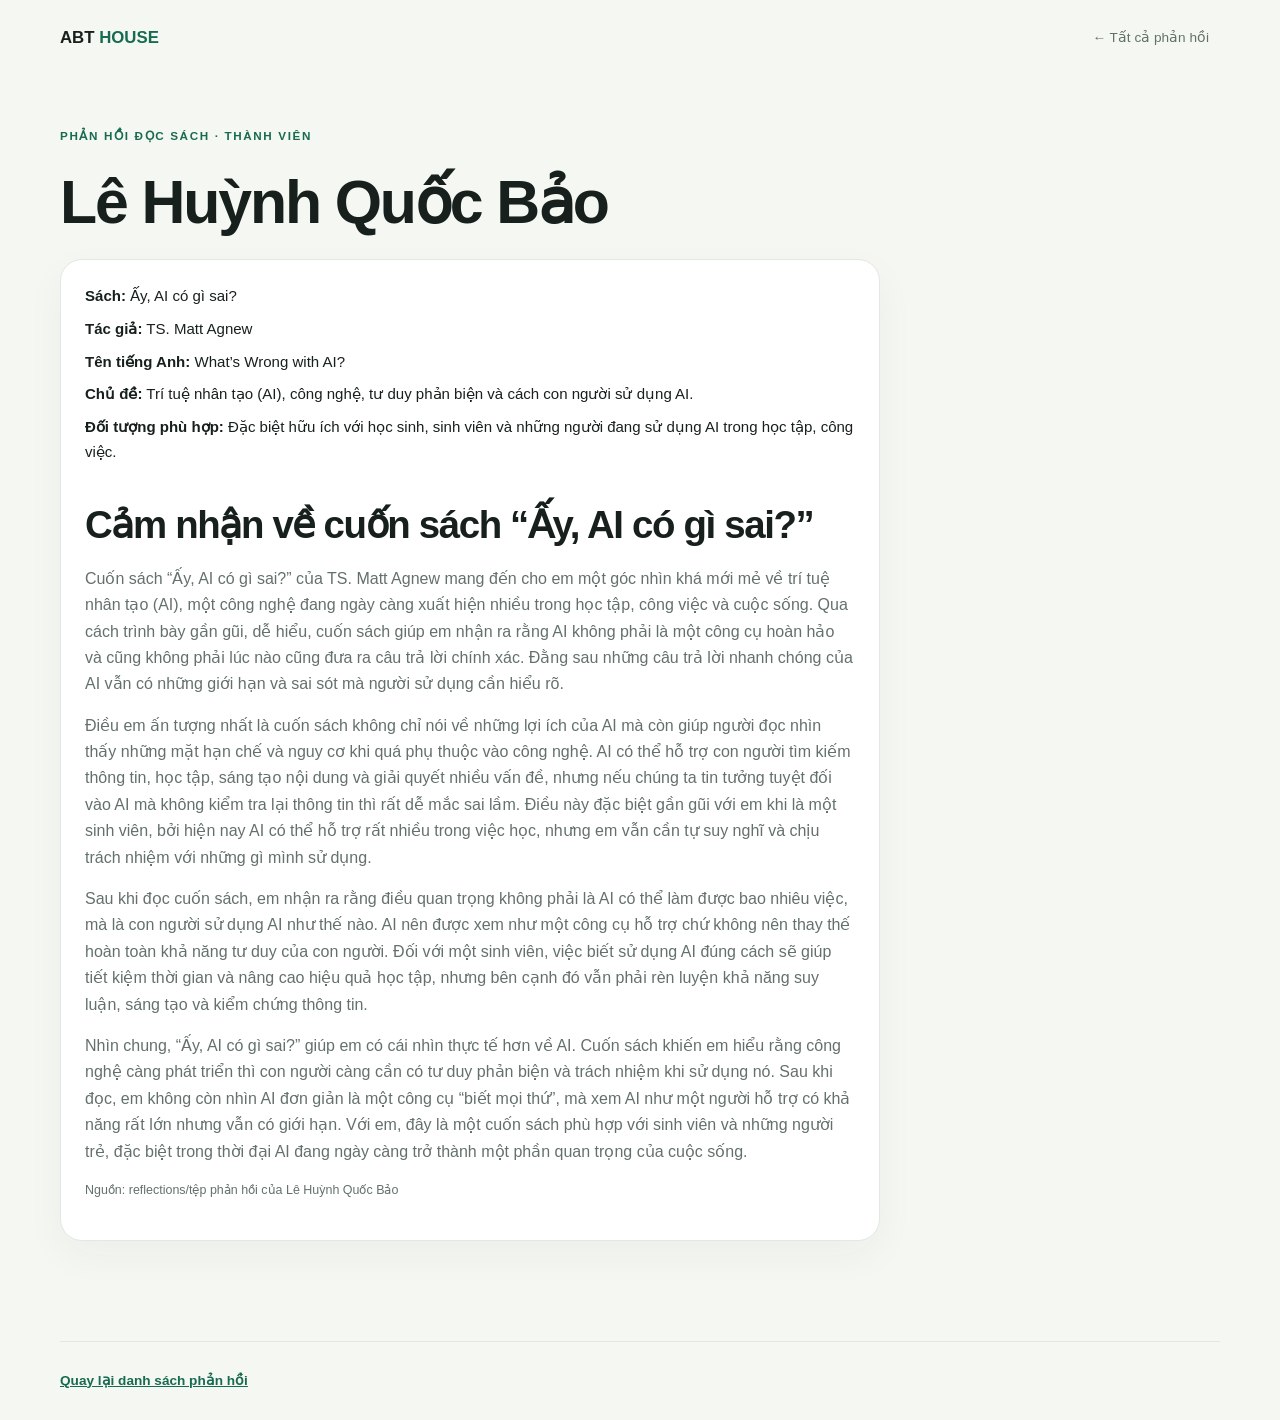
<file: reflection-le-huynh-quoc-bao.html>
<!doctype html><html lang="vi"><head><meta charset="UTF-8"><meta name="viewport" content="width=device-width,initial-scale=1"><title>Phản hồi — Lê Huỳnh Quốc Bảo</title><link rel="stylesheet" href="style.css"></head><body><div class="wrap"><nav class="nav"><a class="brand" href="index.html">ABT <b>HOUSE</b></a><div class="navlinks"><a href="reflections.html">← Tất cả phản hồi</a></div></nav><main class="content"><div class="eyebrow">Phản hồi đọc sách · Thành viên</div><h1>Lê Huỳnh Quốc Bảo</h1><article class="card"><div class="bookmeta"><div><strong>Sách:</strong> Ấy, AI có gì sai?</div><div><strong>Tác giả:</strong> TS. Matt Agnew</div><div><strong>Tên tiếng Anh:</strong> What’s Wrong with AI?</div><div><strong>Chủ đề:</strong> Trí tuệ nhân tạo (AI), công nghệ, tư duy phản biện và cách con người sử dụng AI.</div><div><strong>Đối tượng phù hợp:</strong> Đặc biệt hữu ích với học sinh, sinh viên và những người đang sử dụng AI trong học tập, công việc.</div></div><h2>Cảm nhận về cuốn sách “Ấy, AI có gì sai?”</h2><p>Cuốn sách “Ấy, AI có gì sai?” của TS. Matt Agnew mang đến cho em một góc nhìn khá mới mẻ về trí tuệ nhân tạo (AI), một công nghệ đang ngày càng xuất hiện nhiều trong học tập, công việc và cuộc sống. Qua cách trình bày gần gũi, dễ hiểu, cuốn sách giúp em nhận ra rằng AI không phải là một công cụ hoàn hảo và cũng không phải lúc nào cũng đưa ra câu trả lời chính xác. Đằng sau những câu trả lời nhanh chóng của AI vẫn có những giới hạn và sai sót mà người sử dụng cần hiểu rõ.</p><p>Điều em ấn tượng nhất là cuốn sách không chỉ nói về những lợi ích của AI mà còn giúp người đọc nhìn thấy những mặt hạn chế và nguy cơ khi quá phụ thuộc vào công nghệ. AI có thể hỗ trợ con người tìm kiếm thông tin, học tập, sáng tạo nội dung và giải quyết nhiều vấn đề, nhưng nếu chúng ta tin tưởng tuyệt đối vào AI mà không kiểm tra lại thông tin thì rất dễ mắc sai lầm. Điều này đặc biệt gần gũi với em khi là một sinh viên, bởi hiện nay AI có thể hỗ trợ rất nhiều trong việc học, nhưng em vẫn cần tự suy nghĩ và chịu trách nhiệm với những gì mình sử dụng.</p><p>Sau khi đọc cuốn sách, em nhận ra rằng điều quan trọng không phải là AI có thể làm được bao nhiêu việc, mà là con người sử dụng AI như thế nào. AI nên được xem như một công cụ hỗ trợ chứ không nên thay thế hoàn toàn khả năng tư duy của con người. Đối với một sinh viên, việc biết sử dụng AI đúng cách sẽ giúp tiết kiệm thời gian và nâng cao hiệu quả học tập, nhưng bên cạnh đó vẫn phải rèn luyện khả năng suy luận, sáng tạo và kiểm chứng thông tin.</p><p>Nhìn chung, “Ấy, AI có gì sai?” giúp em có cái nhìn thực tế hơn về AI. Cuốn sách khiến em hiểu rằng công nghệ càng phát triển thì con người càng cần có tư duy phản biện và trách nhiệm khi sử dụng nó. Sau khi đọc, em không còn nhìn AI đơn giản là một công cụ “biết mọi thứ”, mà xem AI như một người hỗ trợ có khả năng rất lớn nhưng vẫn có giới hạn. Với em, đây là một cuốn sách phù hợp với sinh viên và những người trẻ, đặc biệt trong thời đại AI đang ngày càng trở thành một phần quan trọng của cuộc sống.</p><p class="source">Nguồn: reflections/tệp phản hồi của Lê Huỳnh Quốc Bảo</p></article></main><footer class="footer"><a class="textlink" href="reflections.html">Quay lại danh sách phản hồi</a></footer></div></body></html>
</file>
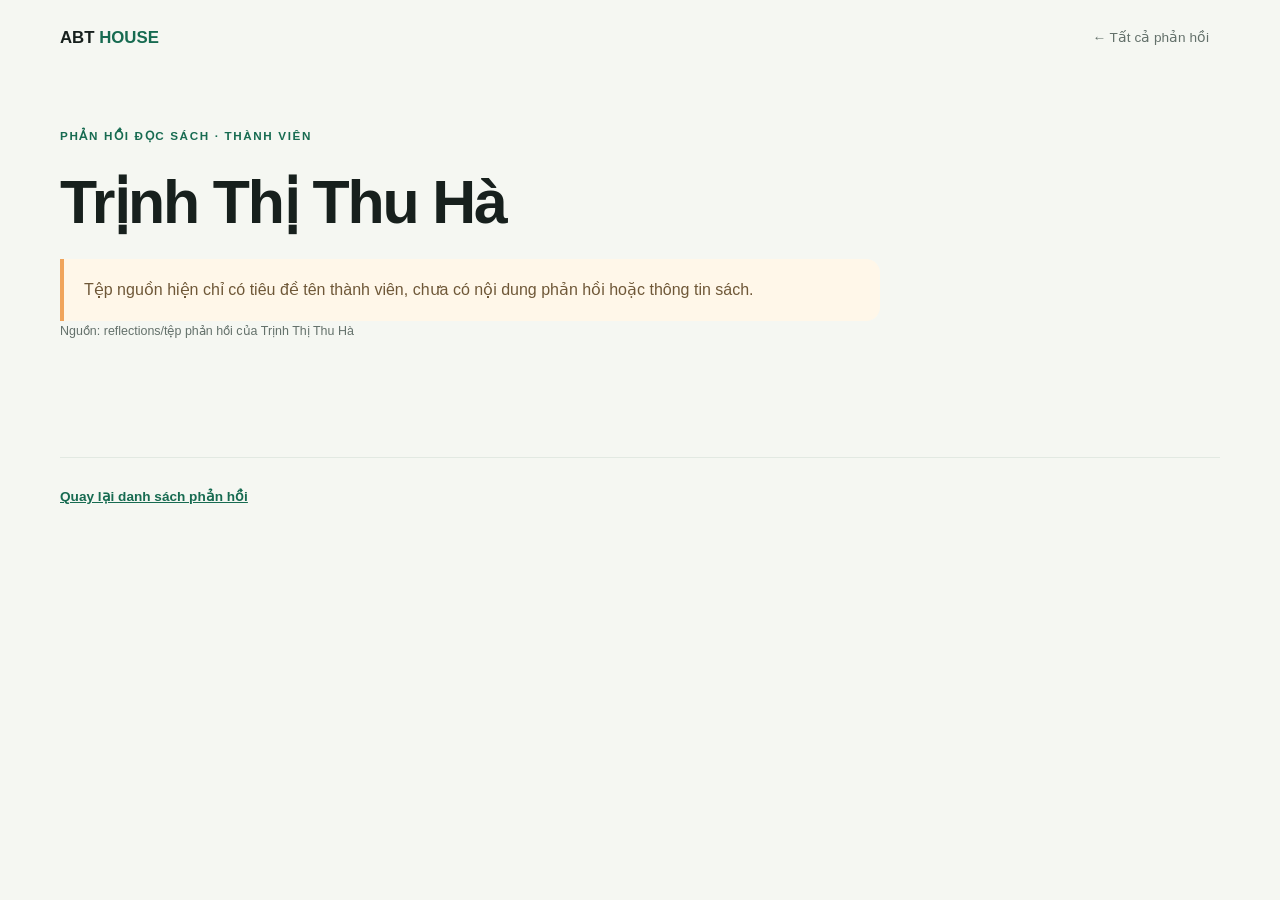
<file: reflection-trinh-thi-thu-ha.html>
<!doctype html><html lang="vi"><head><meta charset="UTF-8"><meta name="viewport" content="width=device-width,initial-scale=1"><title>Phản hồi — Trịnh Thị Thu Hà</title><link rel="stylesheet" href="style.css"></head><body><div class="wrap"><nav class="nav"><a class="brand" href="index.html">ABT <b>HOUSE</b></a><div class="navlinks"><a href="reflections.html">← Tất cả phản hồi</a></div></nav><main class="content"><div class="eyebrow">Phản hồi đọc sách · Thành viên</div><h1>Trịnh Thị Thu Hà</h1><div class="notice">Tệp nguồn hiện chỉ có tiêu đề tên thành viên, chưa có nội dung phản hồi hoặc thông tin sách.</div><p class="source">Nguồn: reflections/tệp phản hồi của Trịnh Thị Thu Hà</p></main><footer class="footer"><a class="textlink" href="reflections.html">Quay lại danh sách phản hồi</a></footer></div></body></html>
</file>
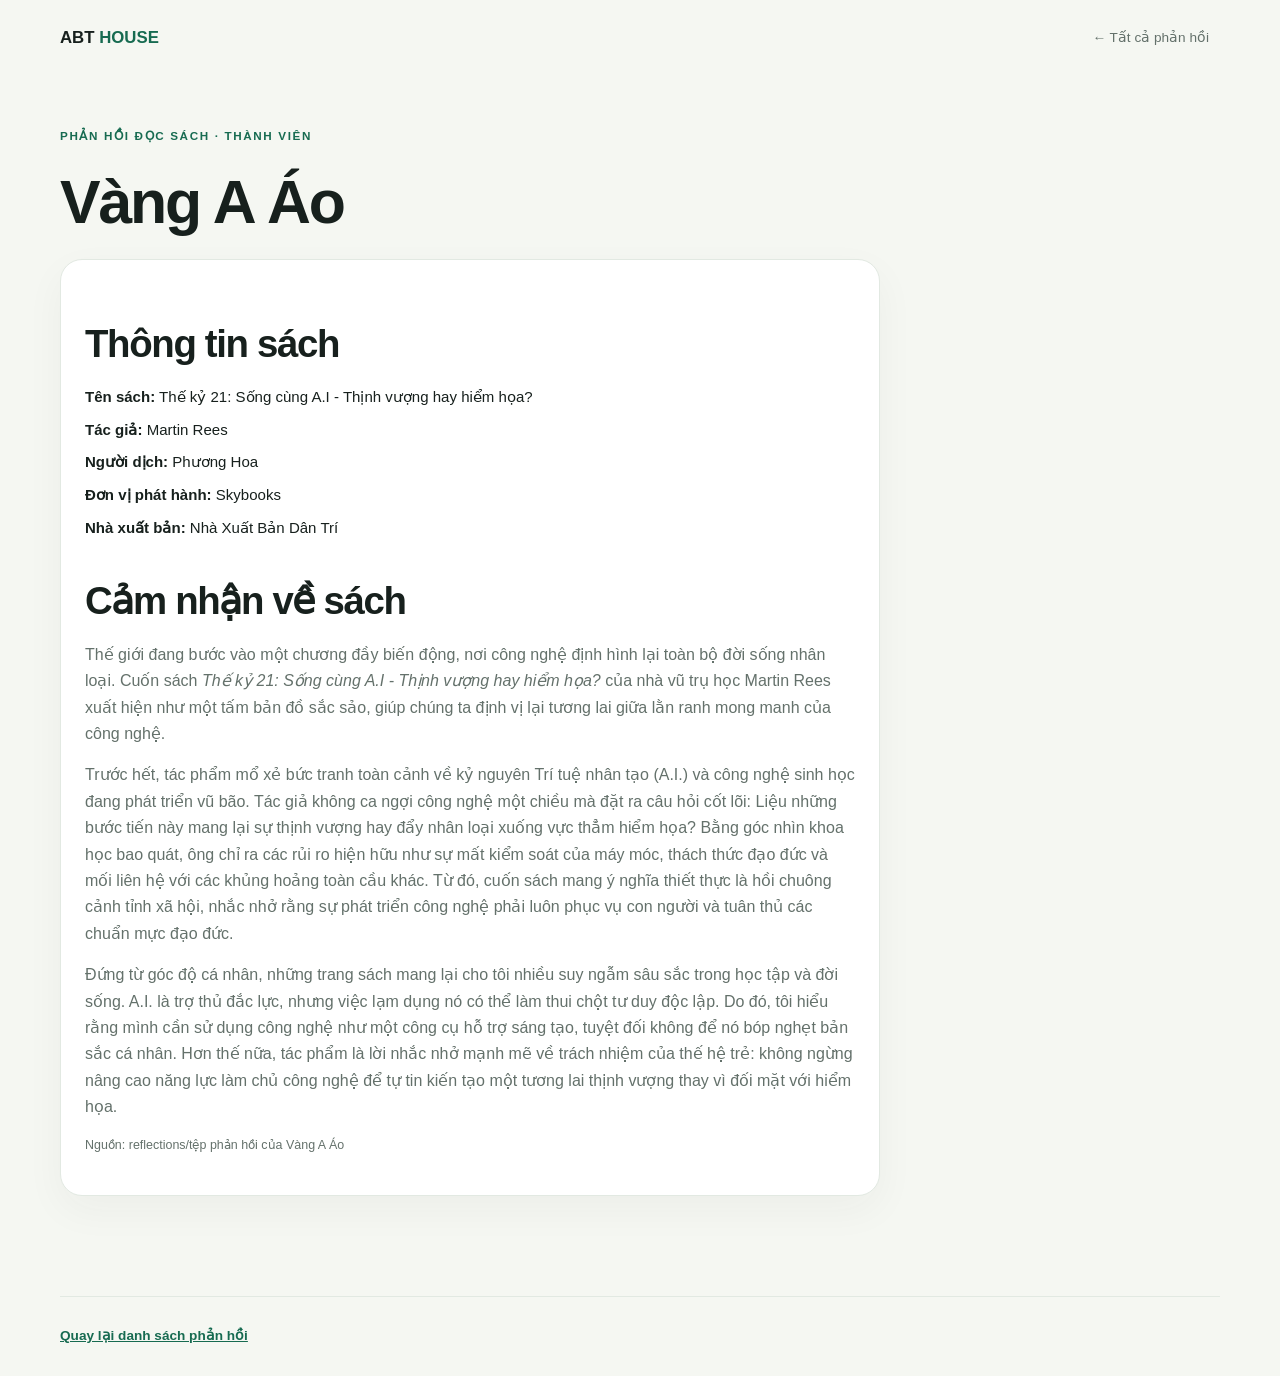
<file: reflection-vang-a-ao.html>
<!doctype html><html lang="vi"><head><meta charset="UTF-8"><meta name="viewport" content="width=device-width,initial-scale=1"><title>Phản hồi — Vàng A Áo</title><link rel="stylesheet" href="style.css"></head><body><div class="wrap"><nav class="nav"><a class="brand" href="index.html">ABT <b>HOUSE</b></a><div class="navlinks"><a href="reflections.html">← Tất cả phản hồi</a></div></nav><main class="content"><div class="eyebrow">Phản hồi đọc sách · Thành viên</div><h1>Vàng A Áo</h1><article class="card"><h2>Thông tin sách</h2><div class="bookmeta"><div><strong>Tên sách:</strong> Thế kỷ 21: Sống cùng A.I - Thịnh vượng hay hiểm họa?</div><div><strong>Tác giả:</strong> Martin Rees</div><div><strong>Người dịch:</strong> Phương Hoa</div><div><strong>Đơn vị phát hành:</strong> Skybooks</div><div><strong>Nhà xuất bản:</strong> Nhà Xuất Bản Dân Trí</div></div><h2>Cảm nhận về sách</h2><p>Thế giới đang bước vào một chương đầy biến động, nơi công nghệ định hình lại toàn bộ đời sống nhân loại. Cuốn sách <em>Thế kỷ 21: Sống cùng A.I - Thịnh vượng hay hiểm họa?</em> của nhà vũ trụ học Martin Rees xuất hiện như một tấm bản đồ sắc sảo, giúp chúng ta định vị lại tương lai giữa lằn ranh mong manh của công nghệ.</p><p>Trước hết, tác phẩm mổ xẻ bức tranh toàn cảnh về kỷ nguyên Trí tuệ nhân tạo (A.I.) và công nghệ sinh học đang phát triển vũ bão. Tác giả không ca ngợi công nghệ một chiều mà đặt ra câu hỏi cốt lõi: Liệu những bước tiến này mang lại sự thịnh vượng hay đẩy nhân loại xuống vực thẳm hiểm họa? Bằng góc nhìn khoa học bao quát, ông chỉ ra các rủi ro hiện hữu như sự mất kiểm soát của máy móc, thách thức đạo đức và mối liên hệ với các khủng hoảng toàn cầu khác. Từ đó, cuốn sách mang ý nghĩa thiết thực là hồi chuông cảnh tỉnh xã hội, nhắc nhở rằng sự phát triển công nghệ phải luôn phục vụ con người và tuân thủ các chuẩn mực đạo đức.</p><p>Đứng từ góc độ cá nhân, những trang sách mang lại cho tôi nhiều suy ngẫm sâu sắc trong học tập và đời sống. A.I. là trợ thủ đắc lực, nhưng việc lạm dụng nó có thể làm thui chột tư duy độc lập. Do đó, tôi hiểu rằng mình cần sử dụng công nghệ như một công cụ hỗ trợ sáng tạo, tuyệt đối không để nó bóp nghẹt bản sắc cá nhân. Hơn thế nữa, tác phẩm là lời nhắc nhở mạnh mẽ về trách nhiệm của thế hệ trẻ: không ngừng nâng cao năng lực làm chủ công nghệ để tự tin kiến tạo một tương lai thịnh vượng thay vì đối mặt với hiểm họa.</p><p class="source">Nguồn: reflections/tệp phản hồi của Vàng A Áo</p></article></main><footer class="footer"><a class="textlink" href="reflections.html">Quay lại danh sách phản hồi</a></footer></div></body></html>
</file>
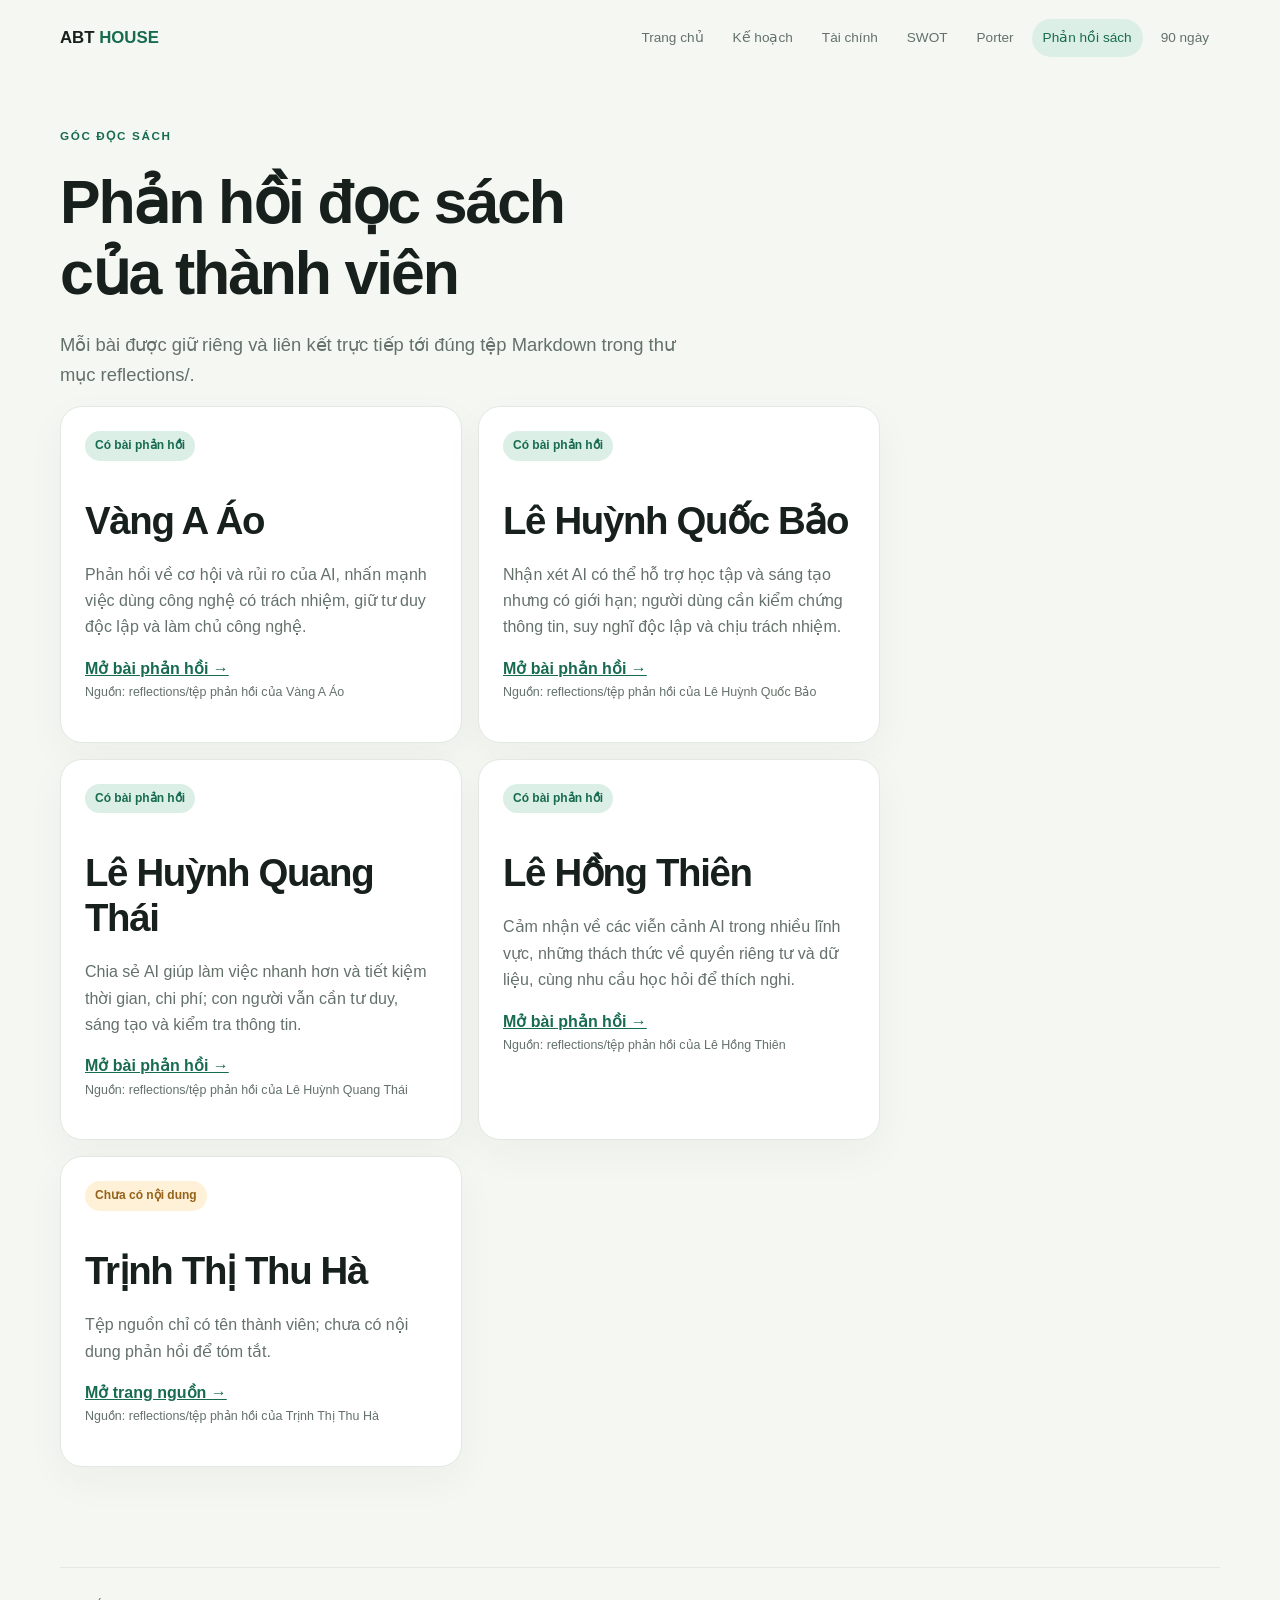
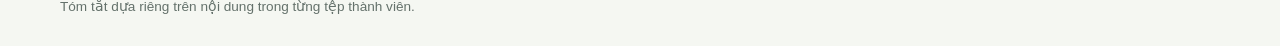
<file: reflections.html>
<!doctype html>
<html lang="vi"><head><meta charset="UTF-8"><meta name="viewport" content="width=device-width,initial-scale=1"><title>Phản hồi đọc sách — ABT House</title><link rel="stylesheet" href="style.css"></head><body><div class="wrap"><nav class="nav"><a class="brand" href="index.html">ABT <b>HOUSE</b></a><div class="navlinks"><a href="index.html">Trang chủ</a><a href="business-plan.html">Kế hoạch</a><a href="financial-analysis.html">Tài chính</a><a href="swot.html">SWOT</a><a href="five-forces.html">Porter</a><a class="active" href="reflections.html">Phản hồi sách</a><a href="action-plan.html">90 ngày</a></div></nav><main class="content"><div class="eyebrow">Góc đọc sách</div><h1>Phản hồi đọc sách<br>của thành viên</h1><p class="lede">Mỗi bài được giữ riêng và liên kết trực tiếp tới đúng tệp Markdown trong thư mục reflections/.</p><div class="grid two">
<article class="card"><span class="tag">Có bài phản hồi</span><h2>Vàng A Áo</h2><p>Phản hồi về cơ hội và rủi ro của AI, nhấn mạnh việc dùng công nghệ có trách nhiệm, giữ tư duy độc lập và làm chủ công nghệ.</p><a class="textlink" href="reflection-vang-a-ao.html">Mở bài phản hồi →</a><p class="source">Nguồn: reflections/tệp phản hồi của Vàng A Áo</p></article>
<article class="card"><span class="tag">Có bài phản hồi</span><h2>Lê Huỳnh Quốc Bảo</h2><p>Nhận xét AI có thể hỗ trợ học tập và sáng tạo nhưng có giới hạn; người dùng cần kiểm chứng thông tin, suy nghĩ độc lập và chịu trách nhiệm.</p><a class="textlink" href="reflection-le-huynh-quoc-bao.html">Mở bài phản hồi →</a><p class="source">Nguồn: reflections/tệp phản hồi của Lê Huỳnh Quốc Bảo</p></article>
<article class="card"><span class="tag">Có bài phản hồi</span><h2>Lê Huỳnh Quang Thái</h2><p>Chia sẻ AI giúp làm việc nhanh hơn và tiết kiệm thời gian, chi phí; con người vẫn cần tư duy, sáng tạo và kiểm tra thông tin.</p><a class="textlink" href="reflection-le-huynh-quang-thai.html">Mở bài phản hồi →</a><p class="source">Nguồn: reflections/tệp phản hồi của Lê Huỳnh Quang Thái</p></article>
<article class="card"><span class="tag">Có bài phản hồi</span><h2>Lê Hồng Thiên</h2><p>Cảm nhận về các viễn cảnh AI trong nhiều lĩnh vực, những thách thức về quyền riêng tư và dữ liệu, cùng nhu cầu học hỏi để thích nghi.</p><a class="textlink" href="reflection-le-hong-thien.html">Mở bài phản hồi →</a><p class="source">Nguồn: reflections/tệp phản hồi của Lê Hồng Thiên</p></article>
<article class="card"><span class="tag mid">Chưa có nội dung</span><h2>Trịnh Thị Thu Hà</h2><p>Tệp nguồn chỉ có tên thành viên; chưa có nội dung phản hồi để tóm tắt.</p><a class="textlink" href="reflection-trinh-thi-thu-ha.html">Mở trang nguồn →</a><p class="source">Nguồn: reflections/tệp phản hồi của Trịnh Thị Thu Hà</p></article>
</div></main><footer class="footer">Tóm tắt dựa riêng trên nội dung trong từng tệp thành viên.</footer></div></body></html>
</file>
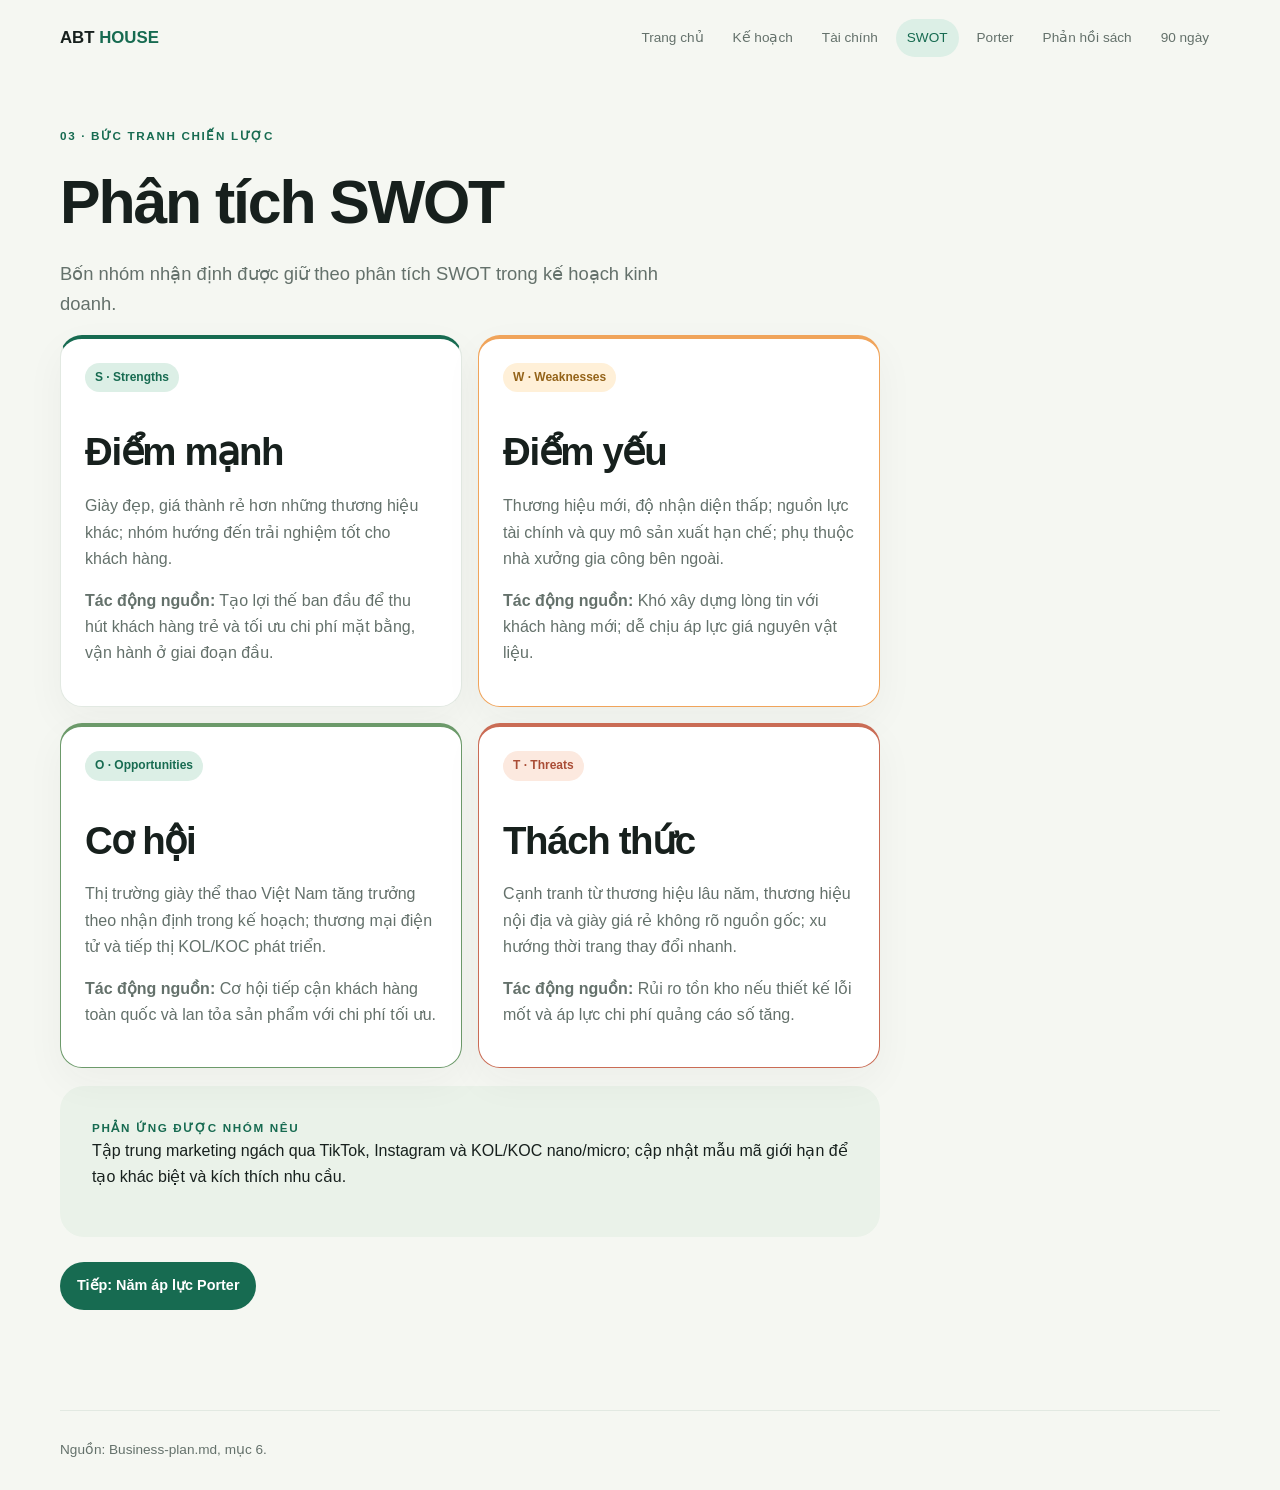
<file: swot.html>
<!doctype html><html lang="vi"><head><meta charset="UTF-8"><meta name="viewport" content="width=device-width,initial-scale=1"><title>Phân tích SWOT — ABT House</title><link rel="stylesheet" href="style.css"></head><body><div class="wrap"><nav class="nav"><a class="brand" href="index.html">ABT <b>HOUSE</b></a><div class="navlinks"><a href="index.html">Trang chủ</a><a href="business-plan.html">Kế hoạch</a><a href="financial-analysis.html">Tài chính</a><a class="active" href="swot.html">SWOT</a><a href="five-forces.html">Porter</a><a href="reflections.html">Phản hồi sách</a><a href="action-plan.html">90 ngày</a></div></nav><main class="content"><div class="eyebrow">03 · Bức tranh chiến lược</div><h1>Phân tích SWOT</h1><p class="lede">Bốn nhóm nhận định được giữ theo phân tích SWOT trong kế hoạch kinh doanh.</p><div class="grid two"><article class="card swot"><span class="tag">S · Strengths</span><h2>Điểm mạnh</h2><p>Giày đẹp, giá thành rẻ hơn những thương hiệu khác; nhóm hướng đến trải nghiệm tốt cho khách hàng.</p><p class="muted"><strong>Tác động nguồn:</strong> Tạo lợi thế ban đầu để thu hút khách hàng trẻ và tối ưu chi phí mặt bằng, vận hành ở giai đoạn đầu.</p></article><article class="card swot w"><span class="tag mid">W · Weaknesses</span><h2>Điểm yếu</h2><p>Thương hiệu mới, độ nhận diện thấp; nguồn lực tài chính và quy mô sản xuất hạn chế; phụ thuộc nhà xưởng gia công bên ngoài.</p><p class="muted"><strong>Tác động nguồn:</strong> Khó xây dựng lòng tin với khách hàng mới; dễ chịu áp lực giá nguyên vật liệu.</p></article><article class="card swot o"><span class="tag">O · Opportunities</span><h2>Cơ hội</h2><p>Thị trường giày thể thao Việt Nam tăng trưởng theo nhận định trong kế hoạch; thương mại điện tử và tiếp thị KOL/KOC phát triển.</p><p class="muted"><strong>Tác động nguồn:</strong> Cơ hội tiếp cận khách hàng toàn quốc và lan tỏa sản phẩm với chi phí tối ưu.</p></article><article class="card swot t"><span class="tag high">T · Threats</span><h2>Thách thức</h2><p>Cạnh tranh từ thương hiệu lâu năm, thương hiệu nội địa và giày giá rẻ không rõ nguồn gốc; xu hướng thời trang thay đổi nhanh.</p><p class="muted"><strong>Tác động nguồn:</strong> Rủi ro tồn kho nếu thiết kế lỗi mốt và áp lực chi phí quảng cáo số tăng.</p></article></div><div class="strip"><div class="eyebrow">Phản ứng được nhóm nêu</div><p>Tập trung marketing ngách qua TikTok, Instagram và KOL/KOC nano/micro; cập nhật mẫu mã giới hạn để tạo khác biệt và kích thích nhu cầu.</p></div><div class="actions"><a class="button" href="five-forces.html">Tiếp: Năm áp lực Porter</a></div></main><footer class="footer">Nguồn: Business-plan.md, mục 6.</footer></div></body></html>
</file>
<file: style.css>
:root{--ink:#17201d;--muted:#64716b;--paper:#f5f7f2;--card:#fff;--green:#176b51;--mint:#dcefe6;--lime:#c7ef7a;--line:#e2e9e2;--orange:#f0a45b;--red:#ca6c55;--radius:22px;--shadow:0 14px 40px #23372a0b}*{box-sizing:border-box}body{margin:0;background:var(--paper);color:var(--ink);font:16px/1.65 "Be Vietnam Pro","Noto Sans","Segoe UI",Arial,sans-serif}h1,h2,h3{font-family:"Be Vietnam Pro","Noto Sans","Segoe UI",Arial,sans-serif;line-height:1.17;letter-spacing:-.035em}h1{font-size:clamp(2.5rem,6vw,5rem);margin:.35em 0}h2{font-size:clamp(1.65rem,3vw,2.5rem);margin:0 0 18px}h3{font-size:1.13rem;margin:0 0 9px}p{margin:0 0 15px}.wrap{width:min(1160px,calc(100% - 40px));margin:auto}.nav{height:76px;display:flex;align-items:center;justify-content:space-between;gap:20px}.brand{font:800 1.05rem "Be Vietnam Pro","Noto Sans","Segoe UI",Arial,sans-serif;color:var(--ink);text-decoration:none}.brand b{color:var(--green)}.navlinks{display:flex;gap:7px;flex-wrap:wrap;justify-content:flex-end}.navlinks a{color:var(--muted);font-size:.85rem;text-decoration:none;padding:8px 11px;border-radius:30px}.navlinks a:hover,.navlinks a.active{background:var(--mint);color:var(--green)}.hero{padding:72px 0 50px;display:grid;grid-template-columns:1.15fr .85fr;gap:45px;align-items:center}.eyebrow{text-transform:uppercase;letter-spacing:.14em;font-size:.73rem;color:var(--green);font-weight:700}.lede{font-size:1.15rem;color:var(--muted);max-width:650px}.hero-panel{padding:30px;background:var(--green);color:#fff;border-radius:28px;min-height:250px;display:flex;flex-direction:column;justify-content:space-between;box-shadow:var(--shadow)}.hero-panel .big{font:800 2.1rem "Be Vietnam Pro","Noto Sans","Segoe UI",Arial,sans-serif;color:var(--lime)}.hero-panel small{color:#d4e9df}.actions{display:flex;gap:10px;flex-wrap:wrap;margin-top:25px}.button{display:inline-block;padding:12px 17px;border-radius:99px;background:var(--green);color:#fff;text-decoration:none;font-weight:700;font-size:.9rem}.button.alt{background:var(--mint);color:var(--green)}section{padding:42px 0}.section-head{display:flex;justify-content:space-between;align-items:end;gap:22px;margin-bottom:20px}.section-head p{color:var(--muted);max-width:530px;margin:0}.grid{display:grid;gap:16px;grid-template-columns:repeat(3,minmax(0,1fr))}.grid.two{grid-template-columns:repeat(2,minmax(0,1fr))}.grid.four{grid-template-columns:repeat(4,minmax(0,1fr))}.card{background:var(--card);border:1px solid var(--line);border-radius:var(--radius);padding:24px;box-shadow:var(--shadow)}.card p,.muted{color:var(--muted)}.kpi{min-height:155px;display:flex;flex-direction:column;justify-content:space-between}.kpi .value{font:800 1.85rem "Be Vietnam Pro","Noto Sans","Segoe UI",Arial,sans-serif;color:var(--green);letter-spacing:-.04em}.tag{display:inline-flex;padding:5px 10px;border-radius:99px;background:var(--mint);color:var(--green);font-size:.75rem;font-weight:700}.tag.high{background:#fce9df;color:#aa4d36}.tag.mid{background:#fff0d8;color:#946319}.tag.low{background:#e1f1df;color:#356b3a}.strip{background:#eaf2e9;border-radius:24px;padding:32px;margin:18px 0}.list{padding-left:20px;color:var(--muted)}.list li{margin:8px 0}.swot{border-top:4px solid var(--green)}.swot.w{border-color:var(--orange)}.swot.o{border-color:#6c9a6a}.swot.t{border-color:var(--red)}.portercard{position:relative;padding-top:28px}.portercard .num{position:absolute;right:20px;top:16px;color:#b6c6bb;font:800 1.4rem "Be Vietnam Pro","Noto Sans","Segoe UI",Arial,sans-serif}.portercard .tag{margin-bottom:12px}.financial-bars{display:grid;gap:17px;margin-top:20px}.barrow{display:grid;grid-template-columns:190px 1fr auto;gap:14px;align-items:center}.bartrack{background:#edf2ec;height:13px;border-radius:99px;overflow:hidden}.bar{height:100%;background:var(--green);border-radius:99px}.bar.orange{background:var(--orange)}.bar.lime{background:#9bbd50}.barvalue{font-weight:700;font-size:.9rem}.timeline{display:grid;grid-template-columns:repeat(3,1fr);gap:14px}.timeline .card{border-top:4px solid var(--green)}.notice{border-left:4px solid var(--orange);background:#fff7e9;padding:18px 20px;border-radius:0 14px 14px 0;color:#6f5838}.content{max-width:820px;padding:50px 0}.content h1{font-size:clamp(2.3rem,5vw,3.8rem)}.content h2{margin-top:38px}.footer{border-top:1px solid var(--line);padding:28px 0;color:var(--muted);font-size:.85rem;margin-top:50px}.source{font-size:.78rem;color:var(--muted)}a.textlink{color:var(--green);font-weight:700}.bookmeta{display:grid;gap:8px;font-size:.94rem}.bookmeta strong{color:var(--ink)}@media(max-width:850px){.hero{grid-template-columns:1fr;padding-top:42px}.grid.four{grid-template-columns:repeat(2,1fr)}.nav{height:auto;padding:18px 0;align-items:flex-start;flex-direction:column}.navlinks{justify-content:flex-start}.timeline{grid-template-columns:1fr}}@media(max-width:600px){.wrap{width:min(100% - 28px,1160px)}.grid,.grid.two,.grid.four{grid-template-columns:1fr}.barrow{grid-template-columns:1fr auto}.bartrack{grid-column:1/-1;grid-row:2}.hero-panel{min-height:210px}.card{padding:20px}.section-head{align-items:flex-start;flex-direction:column}}

body,h1,h2,h3,.nav,.navlinks,.brand,.button,.card,.financial-bars,.barrow,.barvalue,.hero-panel .big,.kpi .value,.portercard .num{font-family:"Be Vietnam Pro","Noto Sans","Segoe UI",Arial,sans-serif}
</file>
